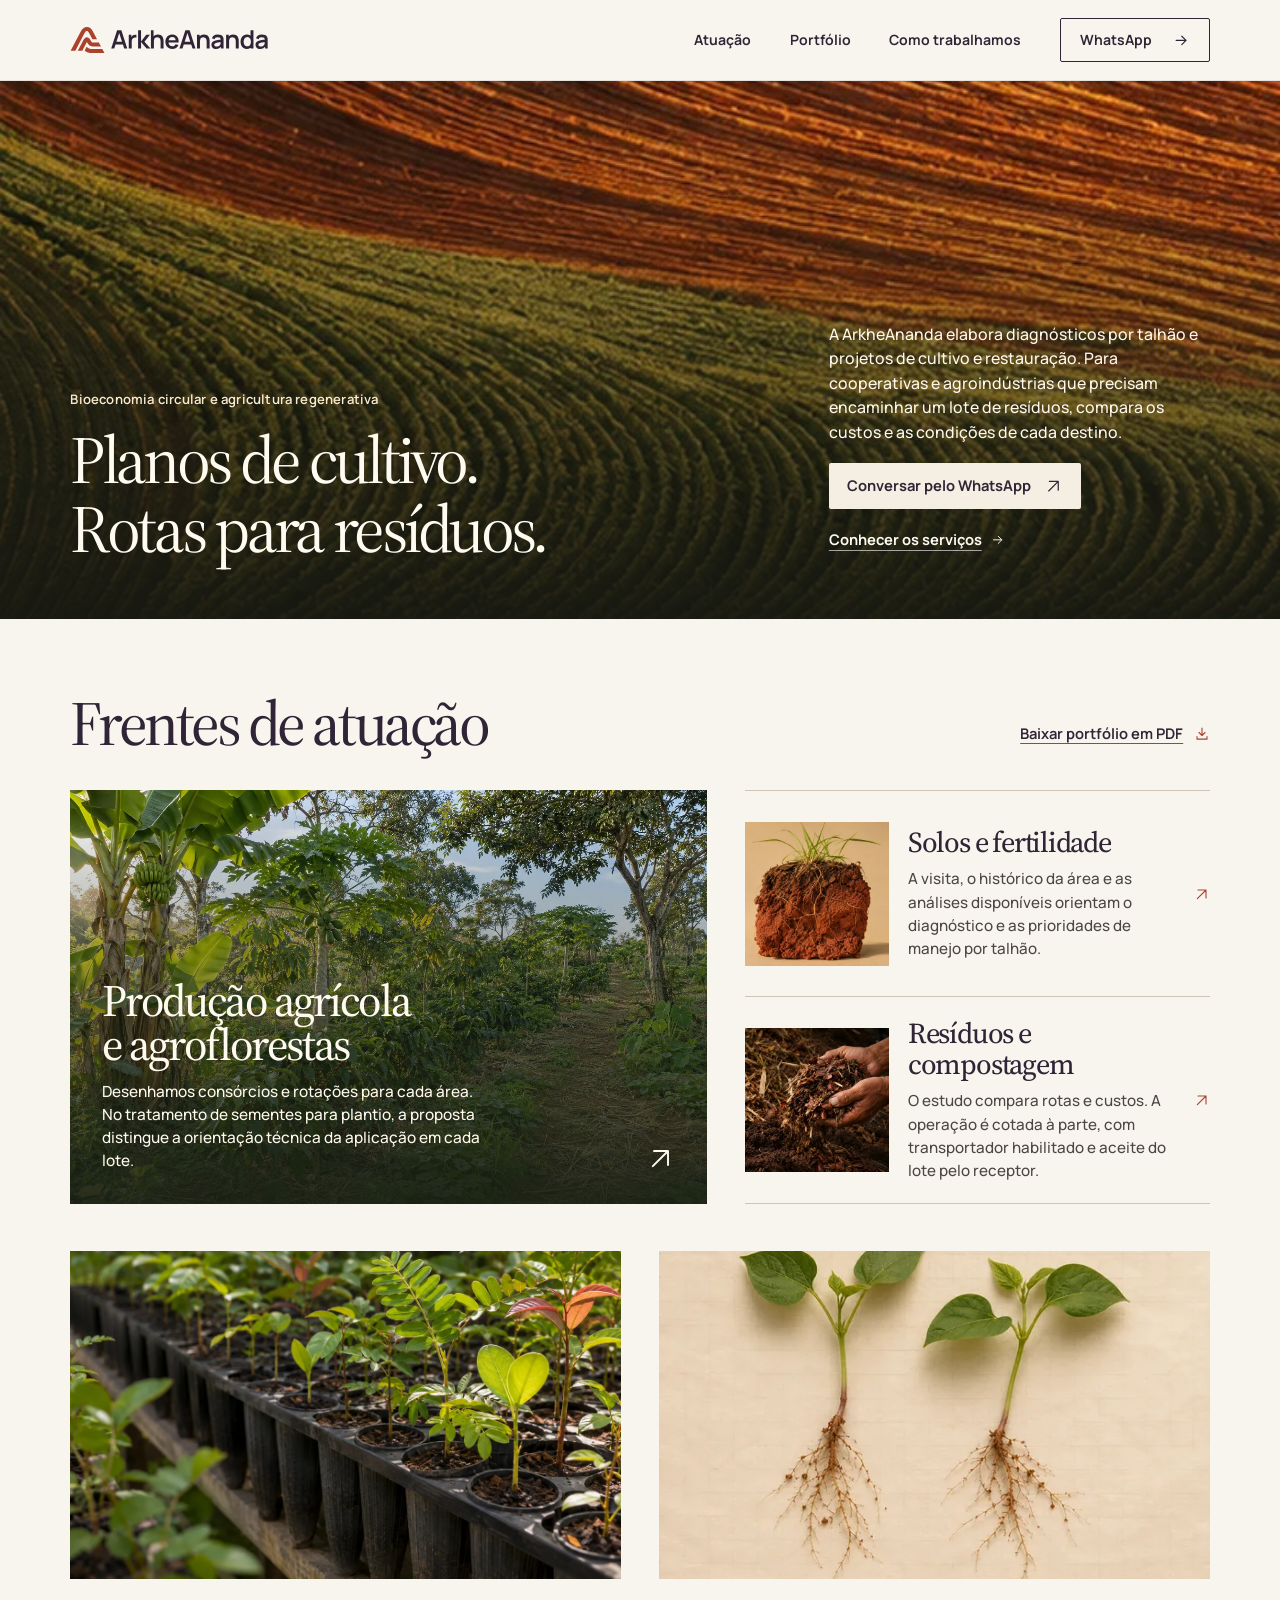
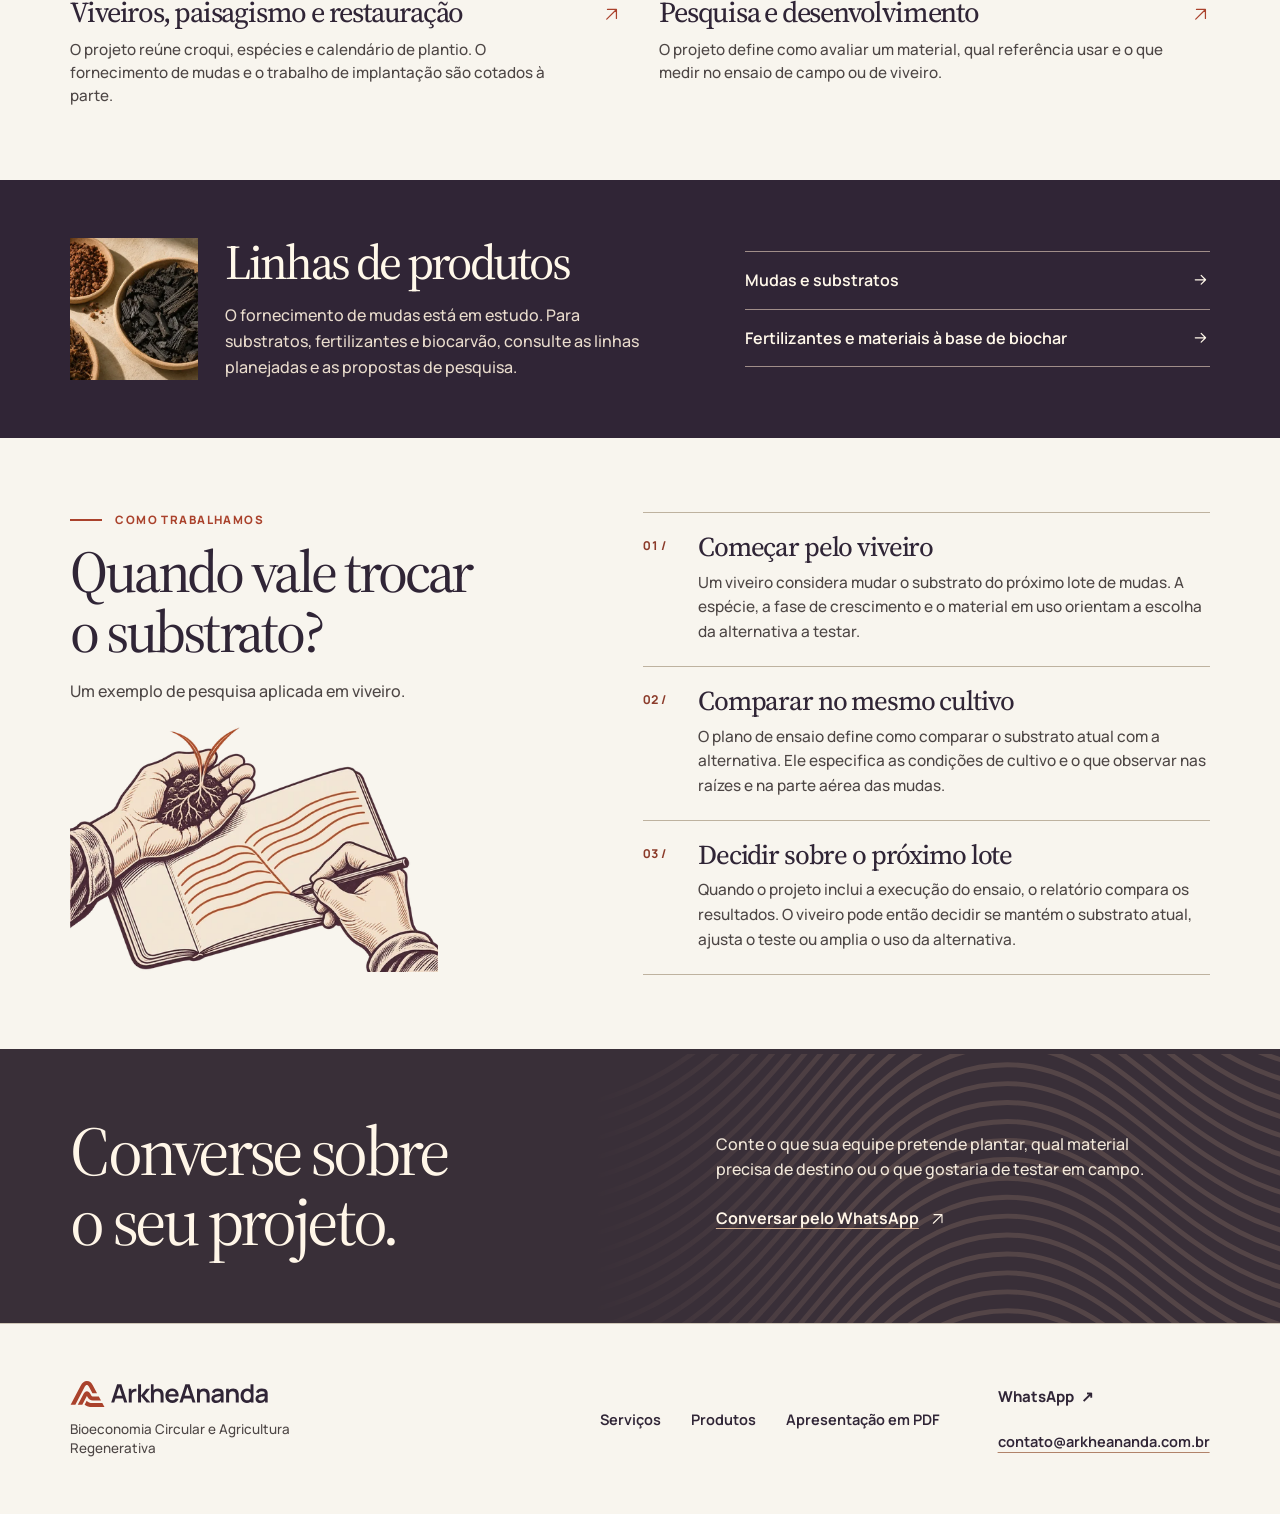
<file: index.html>
<!doctype html>
<html lang="pt-BR">
<head>
  <meta charset="utf-8">
  <meta name="viewport" content="width=device-width, initial-scale=1">
  <meta name="theme-color" content="#f8f5ee">
  <title>ArkheAnanda | Bioeconomia Circular e Agricultura Regenerativa</title>
  <meta name="description" content="Projetos de plantio e restauração, planos de manejo por talhão e estudos que comparam rotas e custos para a destinação de resíduos.">
  <link rel="canonical" href="https://arkheananda.com.br/">
  <meta property="og:type" content="website">
  <meta property="og:locale" content="pt_BR">
  <meta property="og:site_name" content="ArkheAnanda">
  <meta property="og:title" content="ArkheAnanda | Bioeconomia Circular e Agricultura Regenerativa">
  <meta property="og:description" content="Conheça os serviços da ArkheAnanda, do diagnóstico de solo e do projeto de plantio ao estudo de rotas para resíduos.">
  <meta property="og:url" content="https://arkheananda.com.br/">
  <meta property="og:image" content="https://arkheananda.com.br/assets/arkheananda-compartilhar.jpg">
  <meta property="og:image:width" content="1200">
  <meta property="og:image:height" content="630">
  <meta property="og:image:alt" content="ArkheAnanda. Bioeconomia circular. Agricultura regenerativa. Cultivo em curvas de nível.">
  <meta name="twitter:card" content="summary_large_image">
  <link rel="icon" type="image/svg+xml" href="assets/simbolo.svg">
  <link rel="preload" href="assets/fontes/source-serif-4.woff" as="font" type="font/woff" crossorigin>
  <link rel="stylesheet" href="estilo.css">
  <link rel="stylesheet" href="inicio.css">
  <script src="navegacao.js" defer></script>
</head>
<body id="inicio">
  <a class="pular" href="#principal">Pular para o conteúdo</a>
  <svg xmlns="http://www.w3.org/2000/svg" class="icones" aria-hidden="true" focusable="false">
    <symbol id="seta" viewBox="0 0 24 24"><path d="M4.5 12h14m-6-6 6 6-6 6"/></symbol>
    <symbol id="seta-diagonal" viewBox="0 0 24 24"><path d="M5 19 18 6M6 6h12v12"/></symbol>
    <symbol id="download" viewBox="0 0 24 24"><path d="M12 3.5v11m-4.5-4.5 4.5 4.5 4.5-4.5M4.5 16v4h15v-4"/></symbol>
  </svg>
  <header class="cabecalho">
    <div class="limite barra">
      <a class="marca" href="#inicio" aria-label="ArkheAnanda, página inicial">
        <img src="assets/marca.svg" width="597" height="85" alt="ArkheAnanda">
      </a>
      <button type="button" class="abrir-menu" aria-controls="navegacao" aria-expanded="false" hidden>
        <span>Menu</span><span class="tracos" aria-hidden="true"></span>
      </button>
      <nav id="navegacao" class="navegacao" aria-label="Navegação principal">
        <a href="#atuacao">Atuação</a>
        <a href="portfolio.html">Portfólio</a>
        <a href="#metodo">Como trabalhamos</a>
        <a class="contato-nav" href="https://wa.me/556296950868?text=Ol%C3%A1%21%20Conheci%20a%20ArkheAnanda%20pelo%20site%20e%20gostaria%20de%20conversar%20sobre%20um%20projeto." aria-label="Conversar pelo WhatsApp">WhatsApp <svg class="icone" aria-hidden="true"><use href="#seta"/></svg></a>
      </nav>
    </div>
  </header>
  <main id="principal" tabindex="-1">
    <section class="capa" aria-labelledby="titulo">
      <picture class="capa-imagem">
        <source media="(max-width: 600px)" srcset="assets/curvas-de-nivel-vertical.webp">
        <img src="assets/curvas-de-nivel.webp" srcset="assets/curvas-de-nivel-900.webp 900w, assets/curvas-de-nivel.webp 1920w" sizes="100vw" width="1920" height="768" fetchpriority="high" alt="">
      </picture>
      <div class="limite capa-conteudo">
        <div class="assinatura-capa"><p class="area-da-marca">Bioeconomia circular e agricultura regenerativa</p><h1 id="titulo">Planos de cultivo.<br>Rotas para resíduos.</h1></div>
        <div class="capa-apresentacao">
          <p class="abertura">A ArkheAnanda elabora diagnósticos por talhão e projetos de cultivo e restauração. Para cooperativas e agroindústrias que precisam encaminhar um lote de resíduos, compara os custos e as condições de cada destino.</p>
          <div class="acoes">
            <a class="botao" href="https://wa.me/556296950868?text=Ol%C3%A1%21%20Conheci%20a%20ArkheAnanda%20pelo%20site%20e%20gostaria%20de%20conversar%20sobre%20um%20projeto.">Conversar pelo WhatsApp <svg class="icone" aria-hidden="true"><use href="#seta-diagonal"/></svg></a>
            <a class="link-capa" href="portfolio.html#indice">Conhecer os serviços <svg class="icone" aria-hidden="true"><use href="#seta"/></svg></a>
          </div>
        </div>
      </div>
    </section>
    <section id="atuacao" class="atuacao secao" aria-labelledby="titulo-atuacao">
      <div class="limite">
        <header class="abertura-atuacao">
          <h2 id="titulo-atuacao">Frentes de atuação</h2>
          <a class="download-servicos" href="portfolio-arkheananda.pdf" download>Baixar portfólio em PDF <svg class="icone" aria-hidden="true"><use href="#download"/></svg></a>
        </header>
        <div class="panorama">
          <a class="frente-campo" href="portfolio.html#producao" aria-labelledby="frente-producao">
            <img src="assets/agrofloresta.webp" srcset="assets/agrofloresta-600.webp 600w, assets/agrofloresta.webp 1200w" sizes="(max-width: 760px) 90vw, (min-width: 1560px) 750px, 52vw" loading="lazy" decoding="async" width="1200" height="800" alt="Cultivos de diferentes portes entre fileiras de árvores.">
            <div class="chamada-campo">
              <h3 id="frente-producao">Produção agrícola<br>e agroflorestas</h3>
              <p>Desenhamos consórcios e rotações para cada área. No tratamento de sementes para plantio, a proposta distingue a orientação técnica da aplicação em cada lote.</p>
            </div>
            <svg class="icone" aria-hidden="true"><use href="#seta-diagonal"/></svg>
          </a>
          <div class="frentes-materiais">
            <a class="frente-amostra" href="portfolio.html#solos" aria-labelledby="frente-solos">
              <img src="assets/perfil-de-solo-600.webp" width="600" height="400" loading="lazy" decoding="async" alt="Torrão de solo avermelhado com raízes visíveis.">
              <div><h3 id="frente-solos">Solos e fertilidade</h3><p>A visita, o histórico da área e as análises disponíveis orientam o diagnóstico e as prioridades de manejo por talhão.</p></div>
              <svg class="icone" aria-hidden="true"><use href="#seta-diagonal"/></svg>
            </a>
            <a class="frente-amostra" href="portfolio.html#residuos" aria-labelledby="frente-residuos">
              <img src="assets/biomassa-600.webp" width="600" height="400" loading="lazy" decoding="async" alt="Mãos examinando a mistura de palha e matéria orgânica.">
              <div><h3 id="frente-residuos">Resíduos e compostagem</h3><p>O estudo compara rotas e custos. A operação é cotada à parte, com transportador habilitado e aceite do lote pelo receptor.</p></div>
              <svg class="icone" aria-hidden="true"><use href="#seta-diagonal"/></svg>
            </a>
          </div>
        </div>
        <div class="dupla-frentes">
          <a class="frente-foto" href="portfolio.html#paisagens" aria-labelledby="frente-paisagens">
            <img src="assets/viveiro.webp" srcset="assets/viveiro-600.webp 600w, assets/viveiro.webp 1200w" sizes="(max-width: 760px) 90vw, (min-width: 1560px) 770px, 52vw" width="1200" height="800" loading="lazy" decoding="async" alt="Fileiras de mudas em recipientes individuais no viveiro.">
            <div class="texto-frente"><h3 id="frente-paisagens">Viveiros, paisagismo e restauração</h3><p>O projeto reúne croqui, espécies e calendário de plantio. O fornecimento de mudas e o trabalho de implantação são cotados à parte.</p></div>
            <svg class="icone" aria-hidden="true"><use href="#seta-diagonal"/></svg>
          </a>
          <a class="frente-foto" href="portfolio.html#pesquisa" aria-labelledby="frente-pesquisa">
            <img src="assets/ensaio.webp" srcset="assets/ensaio-600.webp 600w, assets/ensaio.webp 1200w" sizes="(max-width: 760px) 90vw, (min-width: 1560px) 545px, 38vw" width="1200" height="800" loading="lazy" decoding="async" alt="Duas plantas jovens lado a lado sobre papel quadriculado, com folhas e raízes visíveis.">
            <div class="texto-frente"><h3 id="frente-pesquisa">Pesquisa e desenvolvimento</h3><p>O projeto define como avaliar um material, qual referência usar e o que medir no ensaio de campo ou de viveiro.</p></div>
            <svg class="icone" aria-hidden="true"><use href="#seta-diagonal"/></svg>
          </a>
        </div>
      </div>
    </section>
    <section id="produtos" class="catalogo-inicio" aria-labelledby="titulo-produtos">
      <div class="limite faixa-catalogo">
        <div class="abertura-catalogo">
          <img src="assets/materiais-600.webp" width="600" height="400" loading="lazy" decoding="async" alt="Recipientes com fibras vegetais, grânulos e fragmentos de biocarvão.">
          <div><h2 id="titulo-produtos">Linhas de produtos</h2><p>O fornecimento de mudas está em estudo. Para substratos, fertilizantes e biocarvão, consulte as linhas planejadas e as propostas de pesquisa.</p></div>
        </div>
        <div class="links-catalogo">
          <a href="portfolio.html#produtos">Mudas e substratos <svg class="icone" aria-hidden="true"><use href="#seta"/></svg></a>
          <a href="portfolio.html#insumos">Fertilizantes e materiais à base de biochar <svg class="icone" aria-hidden="true"><use href="#seta"/></svg></a>
        </div>
      </div>
    </section>
    <section id="metodo" class="metodo secao" aria-labelledby="titulo-metodo">
      <div class="limite grade-metodo">
        <div class="metodo-titulo">
          <p class="rubrica">Como trabalhamos</p>
          <h2 id="titulo-metodo">Quando vale trocar<br>o substrato?</h2><p class="contexto-metodo">Um exemplo de pesquisa aplicada em viveiro.</p>
          <img class="metodo-caderno" src="assets/campo-e-caderno.webp" srcset="assets/campo-e-caderno-540.webp 540w, assets/campo-e-caderno.webp 1080w" sizes="(max-width: 760px) min(74vw, 290px), min(29vw, 380px)" width="1080" height="720" loading="lazy" decoding="async" alt="Uma mão segura um torrão com raízes. Outra desenha curvas no caderno de campo.">
        </div>
        <ol class="etapas">
          <li><h3>Começar pelo viveiro</h3><p>Um viveiro considera mudar o substrato do próximo lote de mudas. A espécie, a fase de crescimento e o material em uso orientam a escolha da alternativa a testar.</p></li>
          <li><h3>Comparar no mesmo cultivo</h3><p>O plano de ensaio define como comparar o substrato atual com a alternativa. Ele especifica as condições de cultivo e o que observar nas raízes e na parte aérea das mudas.</p></li>
          <li><h3>Decidir sobre o próximo lote</h3><p>Quando o projeto inclui a execução do ensaio, o relatório compara os resultados. O viveiro pode então decidir se mantém o substrato atual, ajusta o teste ou amplia o uso da alternativa.</p></li>
        </ol>
      </div>
    </section>
    <section id="contato" class="contato" aria-labelledby="titulo-contato">
      <span id="pesquisa" class="ancora-legada" aria-hidden="true"></span>
      <div class="limite convite-campo">
        <h2 id="titulo-contato">Converse sobre<br>o seu projeto.</h2>
        <div><p>Conte o que sua equipe pretende plantar, qual material precisa de destino ou o que gostaria de testar em campo.</p>
          <a class="convite-whatsapp" href="https://wa.me/556296950868?text=Ol%C3%A1%21%20Conheci%20a%20ArkheAnanda%20pelo%20site%20e%20gostaria%20de%20conversar%20sobre%20um%20projeto.">Conversar pelo WhatsApp <svg class="icone" aria-hidden="true"><use href="#seta-diagonal"/></svg></a>
        </div>
      </div>
    </section>
  </main>
  <footer class="rodape-institucional" id="rodape">
    <div class="limite rodape-institucional-grade">
      <a class="assinatura-rodape" href="#inicio" aria-label="ArkheAnanda, início"><img src="assets/marca.svg" width="597" height="85" alt="ArkheAnanda"><span>Bioeconomia Circular e Agricultura Regenerativa</span></a>
      <nav class="links-rodape" aria-label="Navegação do rodapé"><a href="portfolio.html#indice">Serviços</a><a href="portfolio.html#produtos">Produtos</a><a href="apresentacao-arkheananda.pdf" download>Apresentação em PDF</a></nav>
      <div class="canais-rodape">
        <a class="whatsapp-rodape" href="https://wa.me/556296950868?text=Ol%C3%A1%21%20Conheci%20a%20ArkheAnanda%20pelo%20site%20e%20gostaria%20de%20conversar%20sobre%20um%20projeto.">WhatsApp <span aria-hidden="true">↗</span></a>
        <a class="canal-rodape" href="mailto:contato@arkheananda.com.br">contato@arkheananda.com.br</a>
      </div>
    </div>
  </footer>
</body>
</html>
</file>
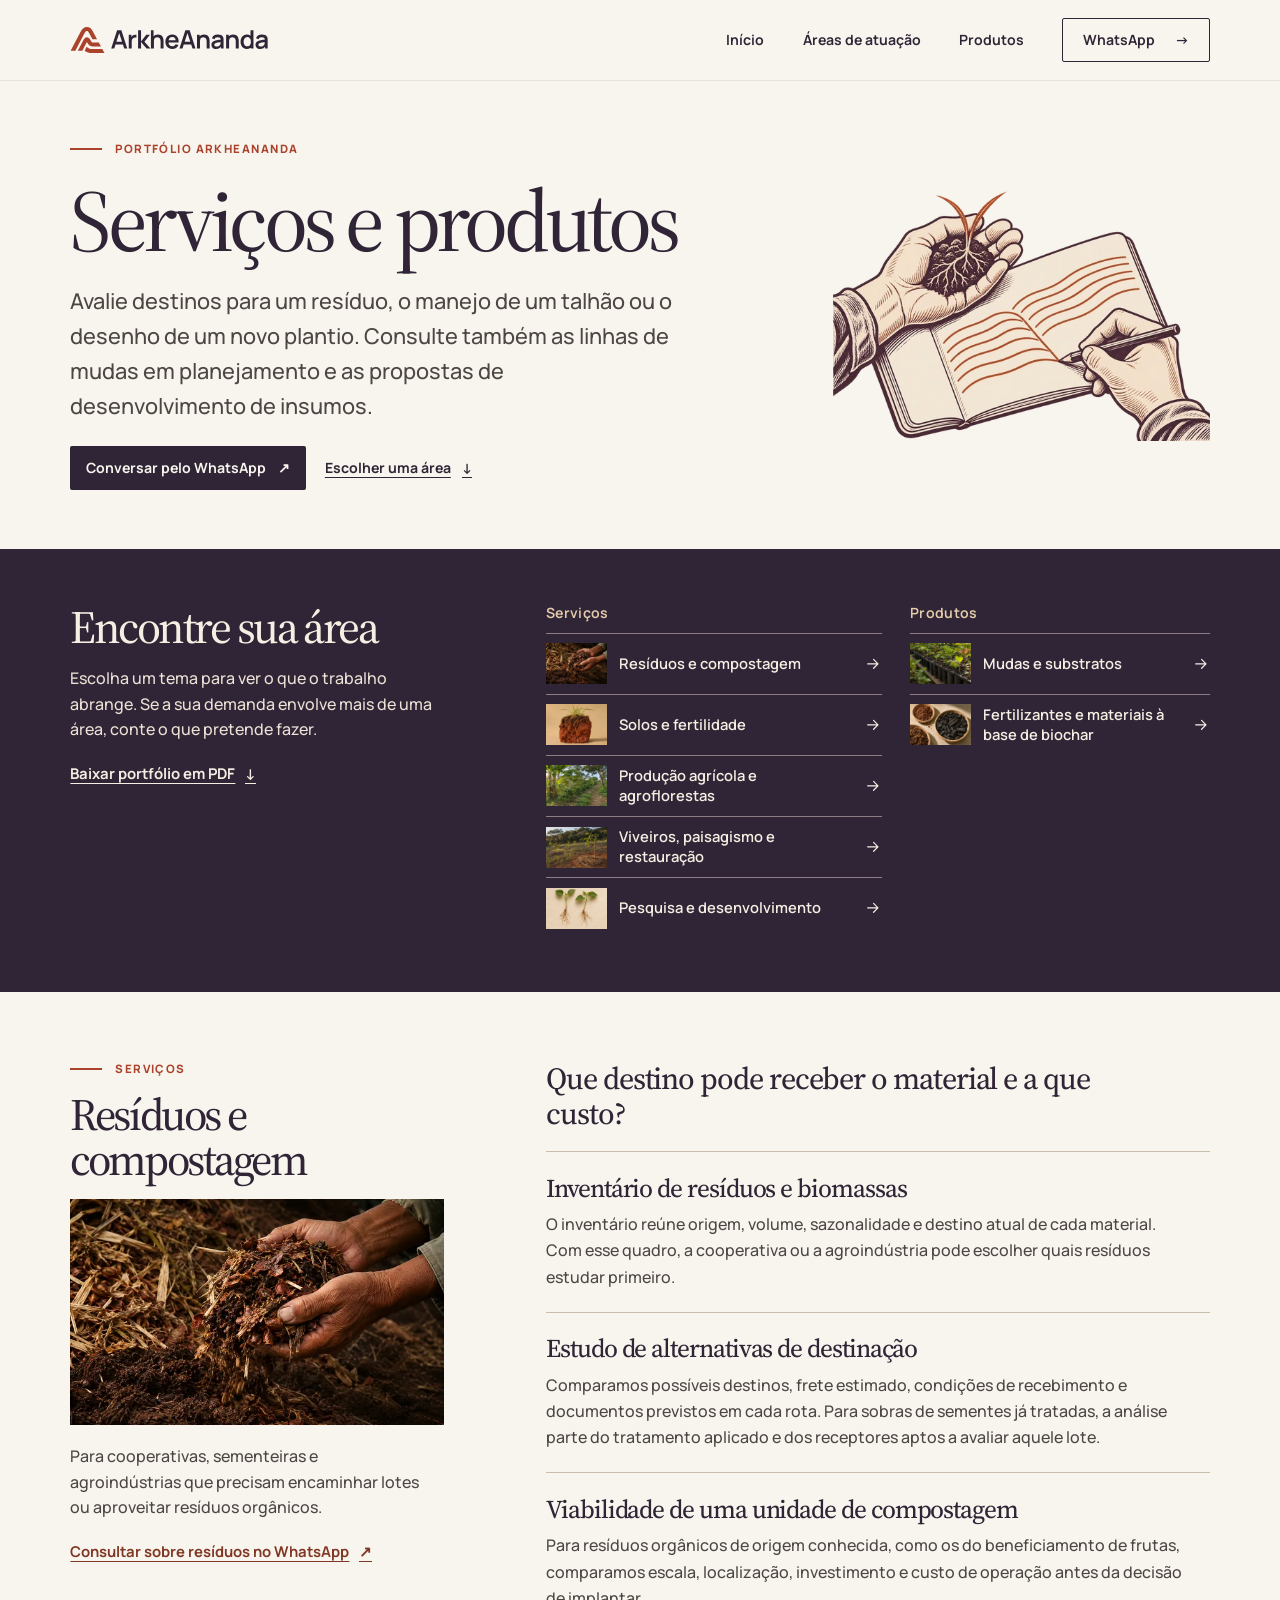
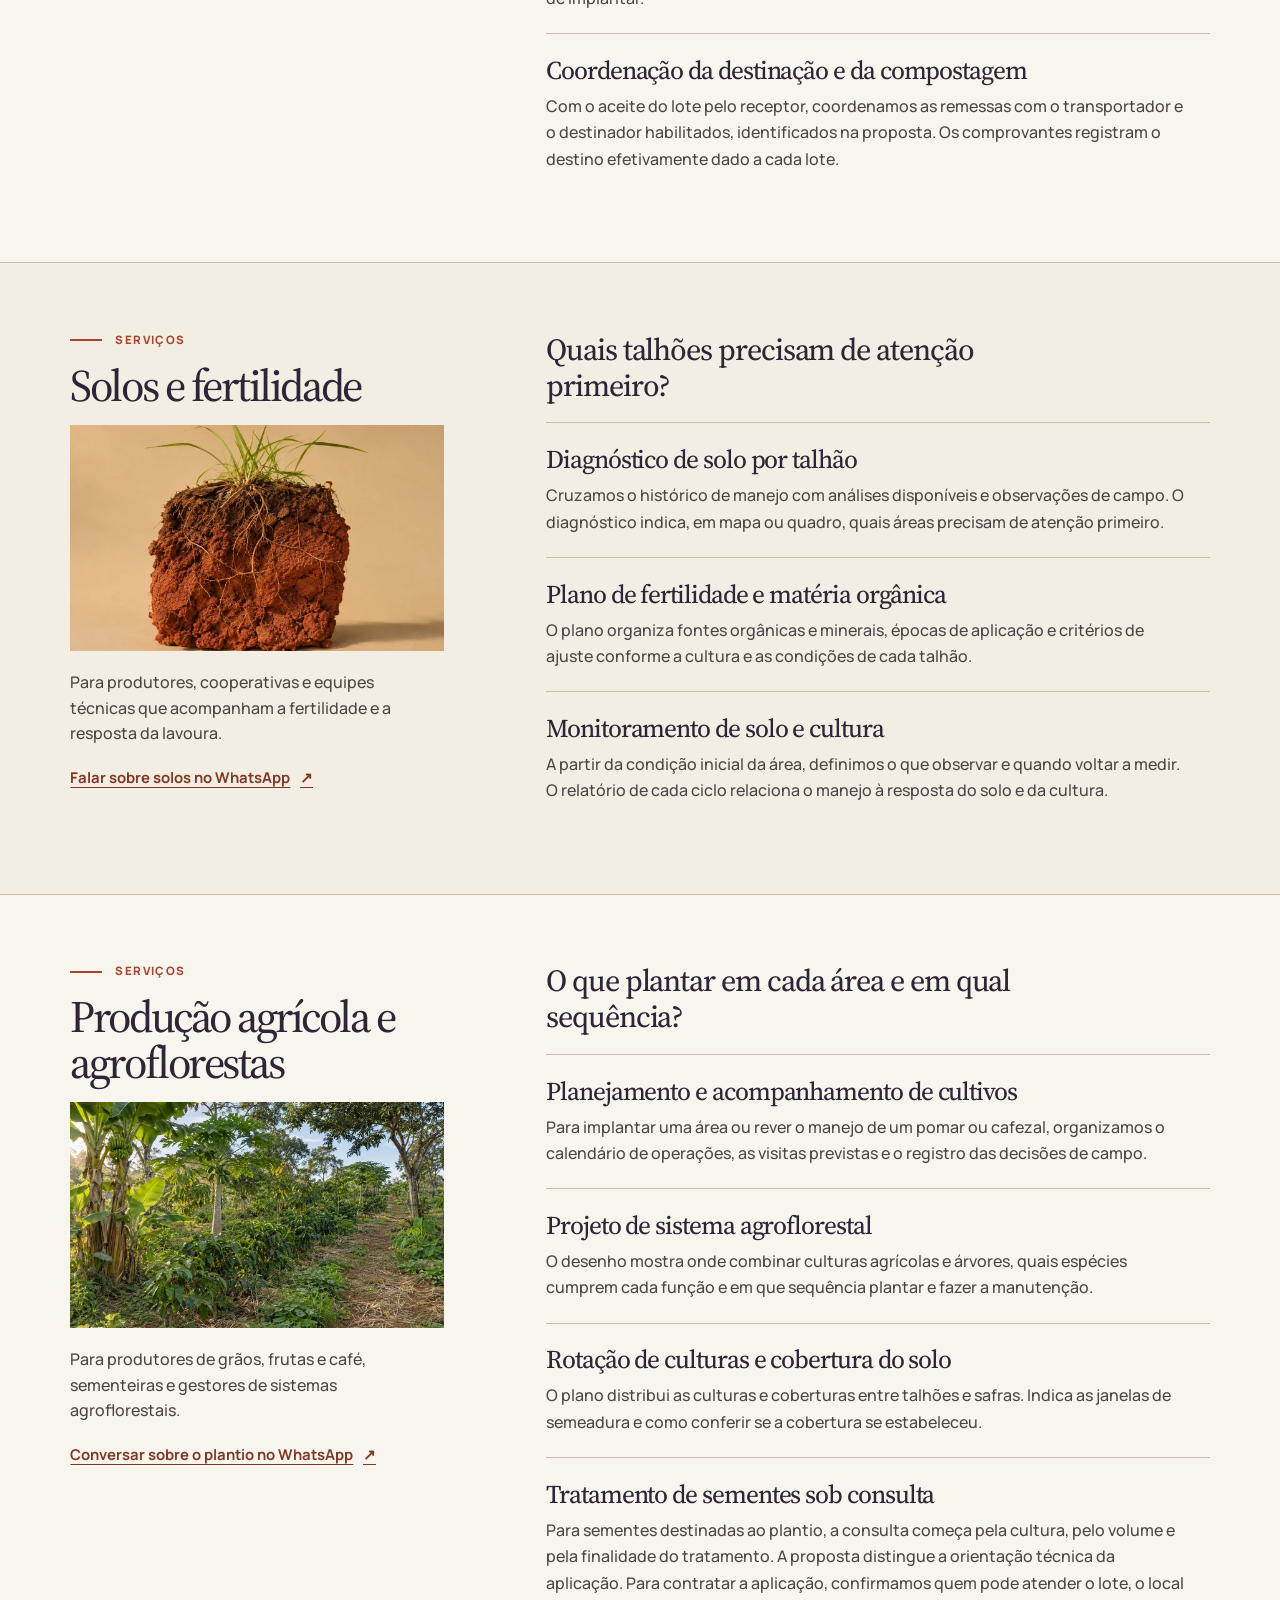
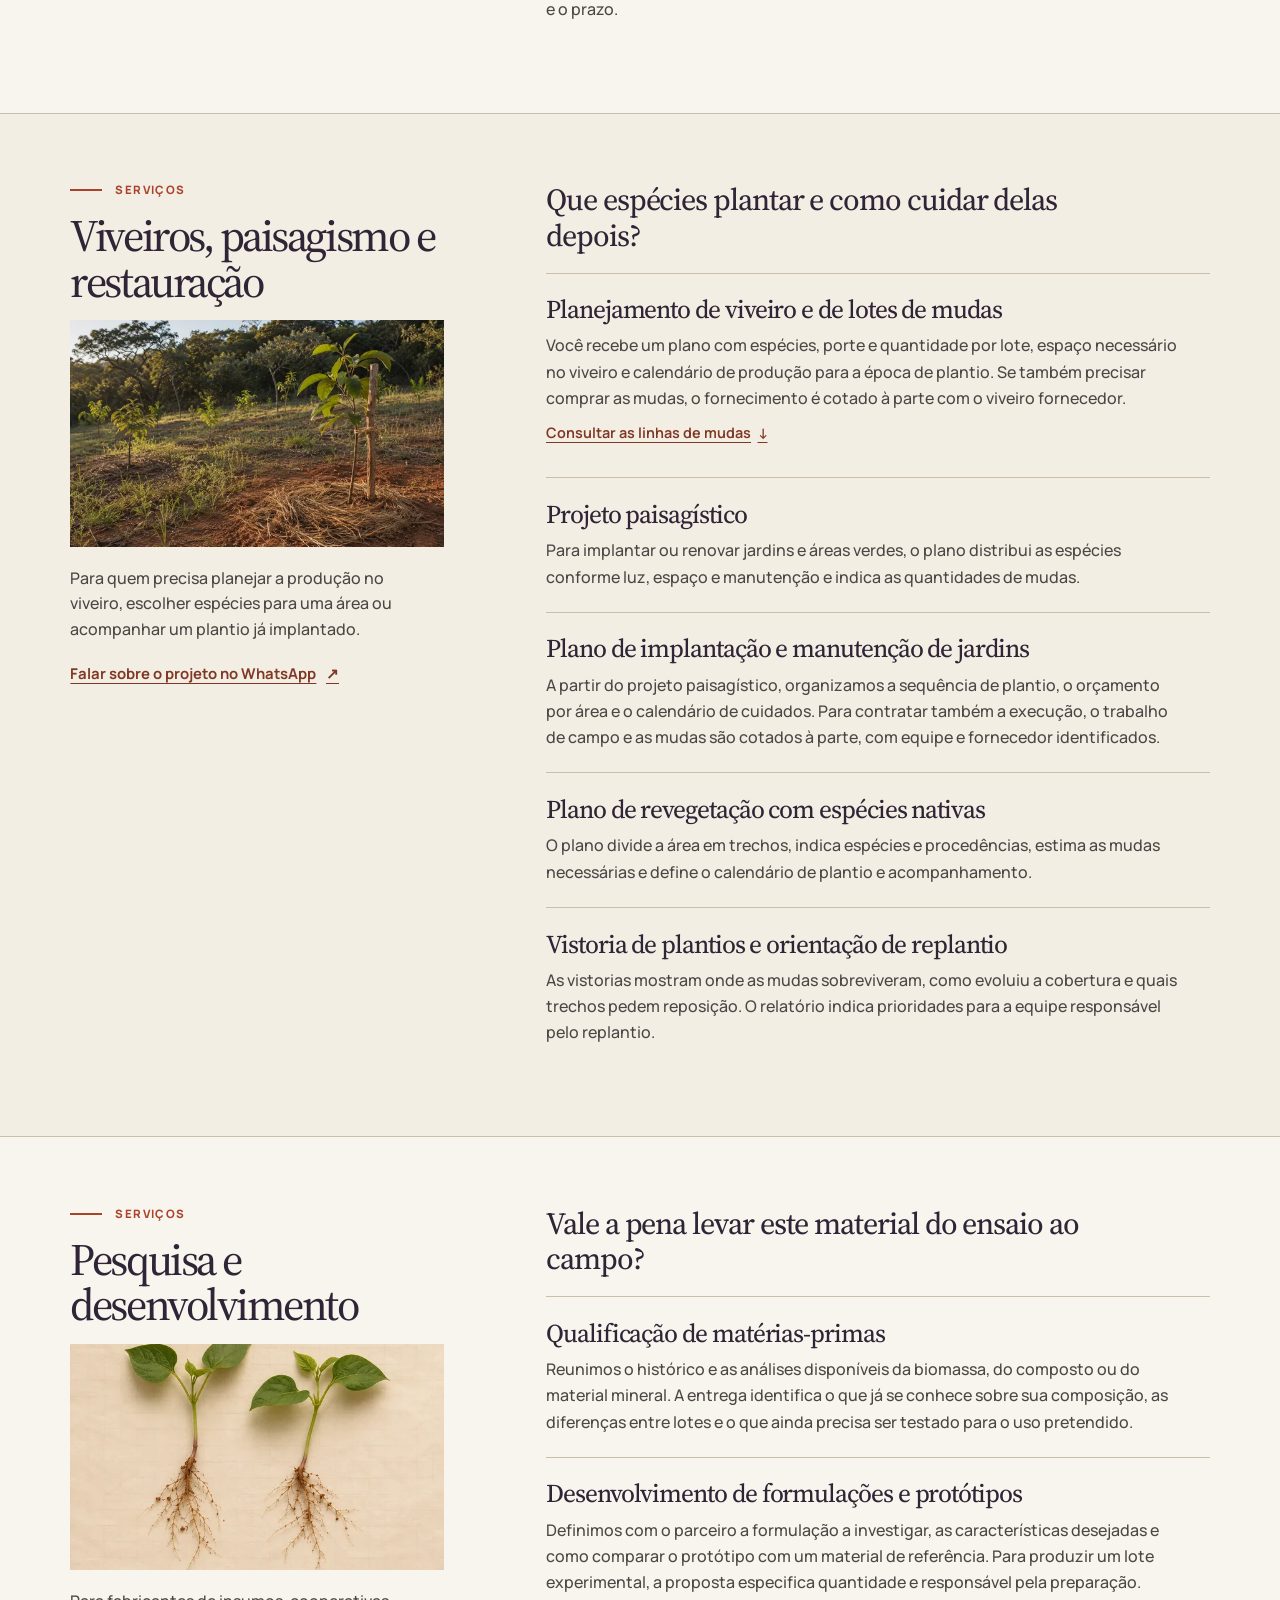
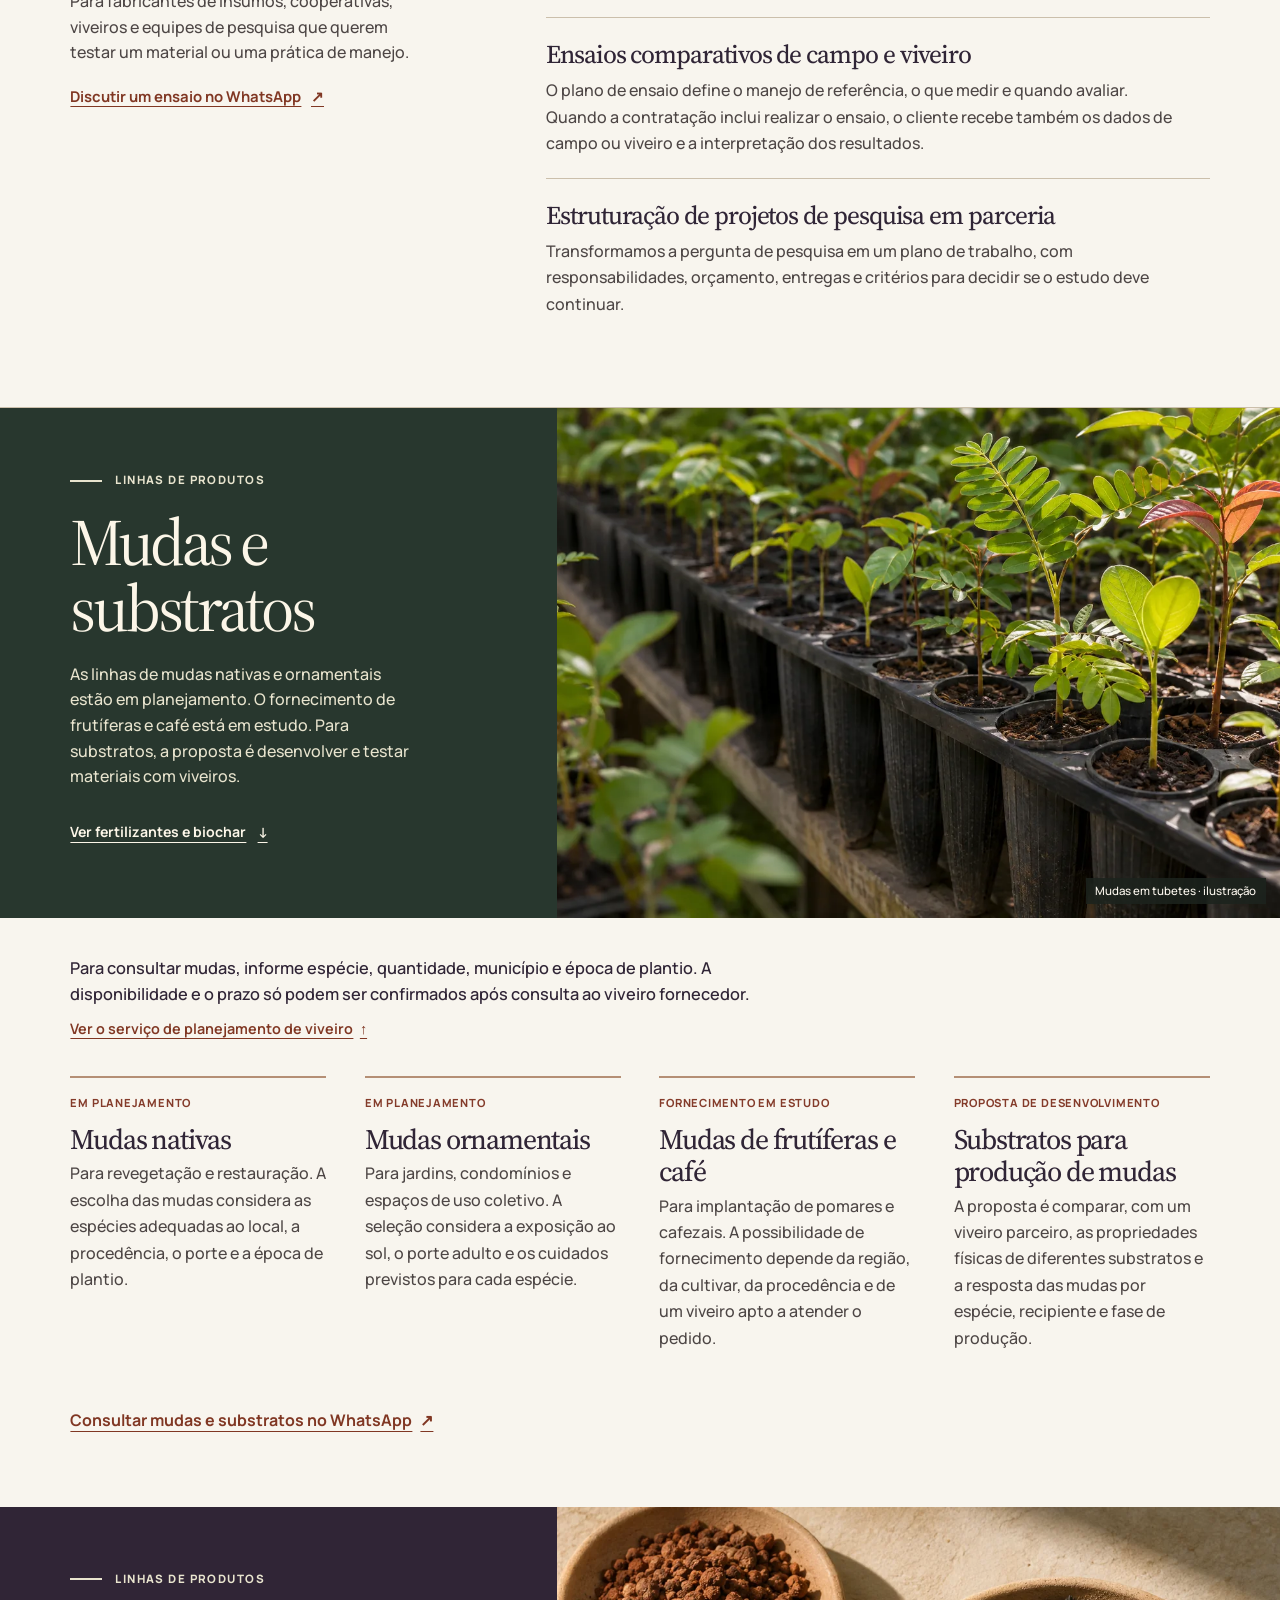
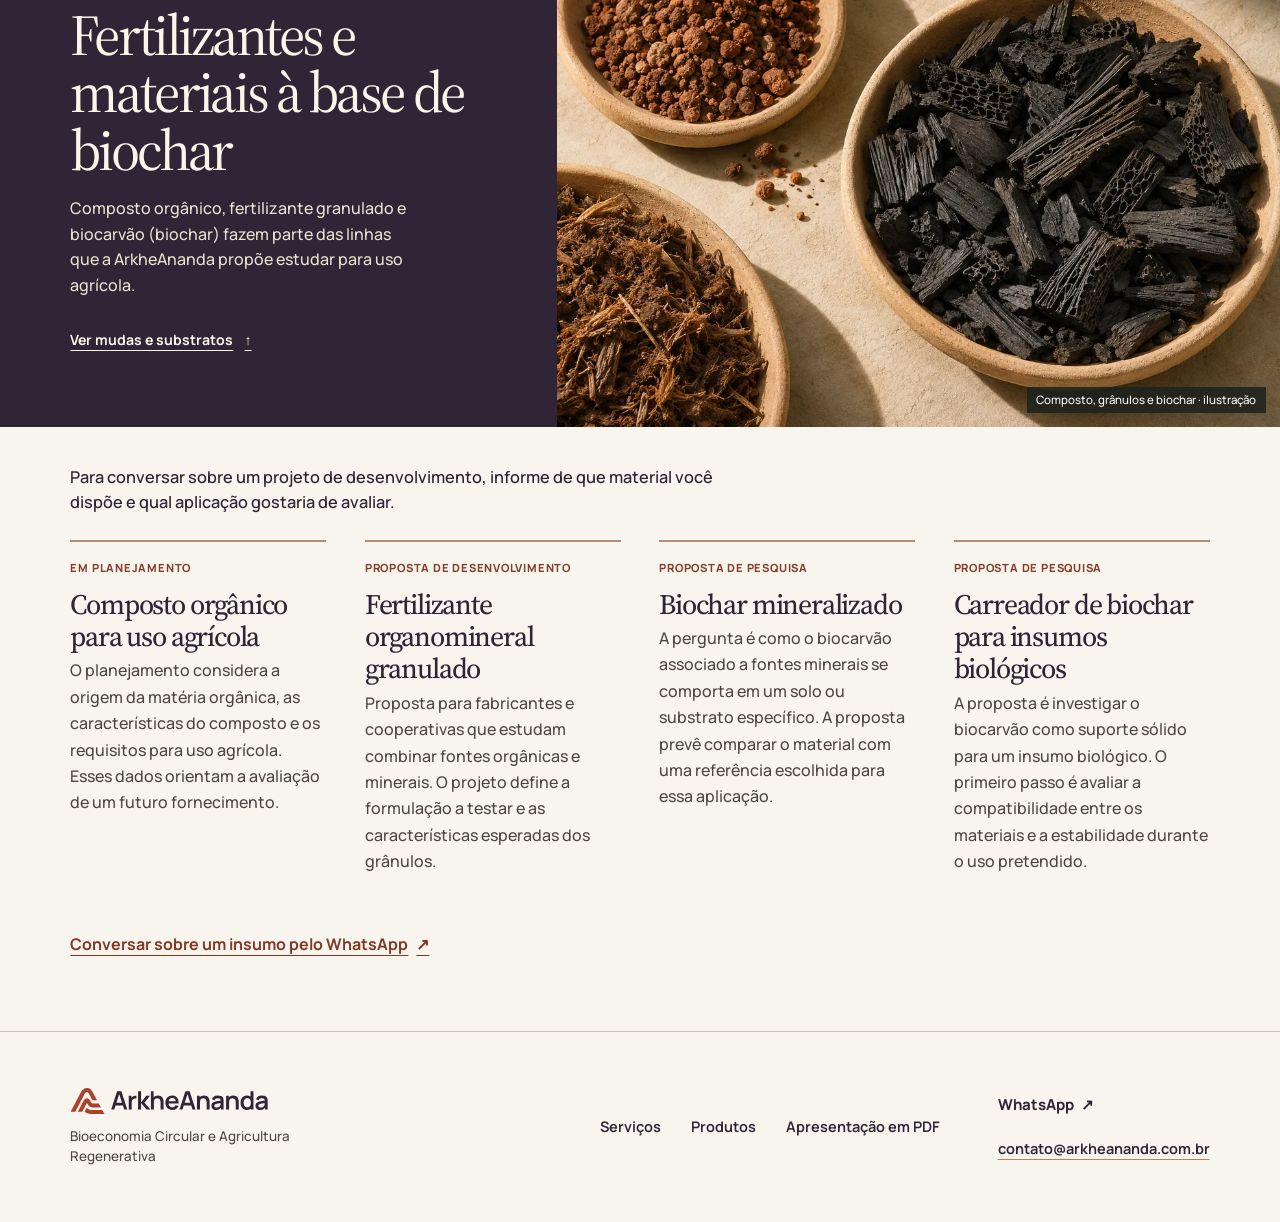
<file: portfolio.html>
<!doctype html>
<html lang="pt-BR">
<head>
  <meta charset="utf-8">
  <meta name="viewport" content="width=device-width, initial-scale=1">
  <meta name="theme-color" content="#f8f5ee">
  <title>Portfólio de serviços e produtos | ArkheAnanda</title>
  <meta name="description" content="Conheça estudos de destinação de resíduos, planos de manejo do solo e de plantio, além das linhas de mudas e insumos em estudo.">
  <link rel="canonical" href="https://arkheananda.com.br/portfolio.html">
  <meta property="og:type" content="website">
  <meta property="og:locale" content="pt_BR">
  <meta property="og:site_name" content="ArkheAnanda">
  <meta property="og:title" content="Portfólio de serviços e produtos | ArkheAnanda">
  <meta property="og:description" content="Serviços para o campo, a agroindústria e os viveiros. Consulte também as linhas de mudas e os insumos propostos para desenvolvimento.">
  <meta property="og:url" content="https://arkheananda.com.br/portfolio.html">
  <meta property="og:image" content="https://arkheananda.com.br/assets/arkheananda-compartilhar.jpg">
  <meta property="og:image:width" content="1200">
  <meta property="og:image:height" content="630">
  <meta property="og:image:alt" content="ArkheAnanda. Bioeconomia circular. Agricultura regenerativa. Cultivo em curvas de nível.">
  <meta name="twitter:card" content="summary_large_image">
  <link rel="icon" href="assets/simbolo.svg" type="image/svg+xml">
  <link rel="preload" href="assets/fontes/source-serif-4.woff" as="font" type="font/woff" crossorigin>
  <link rel="stylesheet" href="estilo.css">
  <link rel="stylesheet" href="portfolio.css">
  <script src="navegacao.js" defer></script>
</head>
<body class="catalogo">
  <a class="pular" href="#principal">Pular para o conteúdo</a>
  <header class="cabecalho">
    <div class="limite barra">
      <a class="marca" href="./" aria-label="Página inicial da ArkheAnanda"><img src="assets/marca.svg" width="597" height="85" alt="ArkheAnanda"></a>
      <button type="button" class="abrir-menu" aria-controls="navegacao" aria-expanded="false" hidden>
        <span>Menu</span><span class="tracos" aria-hidden="true"></span>
      </button>
      <nav id="navegacao" class="navegacao" aria-label="Navegação do portfólio">
        <a href="./">Início</a>
        <a href="#indice">Áreas de atuação</a>
        <a href="#produtos">Produtos</a>
        <a class="contato-nav" href="https://wa.me/556296950868?text=Ol%C3%A1%21%20Conheci%20a%20ArkheAnanda%20pelo%20site%20e%20gostaria%20de%20conversar%20sobre%20um%20projeto." aria-label="Conversar pelo WhatsApp">WhatsApp <span aria-hidden="true">→</span></a>
      </nav>
    </div>
  </header>
  <main id="principal" tabindex="-1">
    <div class="folha-capa">
      <div class="limite cabeca-catalogo">
        <div>
          <p class="rubrica">Portfólio ArkheAnanda</p>
          <h1>Serviços e produtos</h1>
          <p class="lead-catalogo">Avalie destinos para um resíduo, o manejo de um talhão ou o desenho de um novo plantio. Consulte também as linhas de mudas em planejamento e as propostas de desenvolvimento de insumos.</p>
          <nav class="escolha-catalogo" aria-label="Ir direto para">
            <a href="https://wa.me/556296950868?text=Ol%C3%A1%21%20Vi%20o%20portf%C3%B3lio%20da%20ArkheAnanda%20e%20gostaria%20de%20conversar%20sobre%20um%20projeto.">Conversar pelo WhatsApp <span aria-hidden="true">↗</span></a>
            <a href="#indice">Escolher uma área <span aria-hidden="true">↓</span></a>
          </nav>
        </div>
        <img class="capa-caderno" src="assets/campo-e-caderno.webp"
             srcset="assets/campo-e-caderno-540.webp 540w, assets/campo-e-caderno.webp 1080w"
             sizes="(max-width: 720px) min(78vw, 320px), min(34vw, 420px)"
             width="1080" height="720" alt="Uma mão examina um torrão com raízes enquanto a outra traça as curvas de um talhão no caderno de campo.">
      </div>
      <div class="sumario" id="indice">
        <div class="limite sumario-grade">
          <div class="sumario-intro">
            <h2>Encontre sua área</h2>
            <p>Escolha um tema para ver o que o trabalho abrange. Se a sua demanda envolve mais de uma área, conte o que pretende fazer.</p>
            <a class="falar" href="portfolio-arkheananda.pdf" download>Baixar portfólio em PDF <span aria-hidden="true">↓</span></a>
          </div>
          <nav class="indice-areas" aria-label="Áreas do portfólio">
            <div class="grupo-indice"><h3>Serviços</h3>
            <a href="#residuos"><img class="foto-indice" src="assets/biomassa-600.webp" width="90" height="60" alt="" loading="lazy" decoding="async"><span>Resíduos e compostagem</span><svg class="icone" viewBox="0 0 24 24" aria-hidden="true"><path d="M5 12h14m-6-6 6 6-6 6"/></svg></a>
            <a href="#solos"><img class="foto-indice" src="assets/perfil-de-solo-600.webp" width="90" height="60" alt="" loading="lazy" decoding="async"><span>Solos e fertilidade</span><svg class="icone" viewBox="0 0 24 24" aria-hidden="true"><path d="M5 12h14m-6-6 6 6-6 6"/></svg></a>
            <a href="#producao"><img class="foto-indice" src="assets/agrofloresta-600.webp" width="90" height="60" alt="" loading="lazy" decoding="async"><span>Produção agrícola e agroflorestas</span><svg class="icone" viewBox="0 0 24 24" aria-hidden="true"><path d="M5 12h14m-6-6 6 6-6 6"/></svg></a>
            <a href="#paisagens"><img class="foto-indice" src="assets/restauracao-600.webp" width="90" height="60" alt="" loading="lazy" decoding="async"><span>Viveiros, paisagismo e restauração</span><svg class="icone" viewBox="0 0 24 24" aria-hidden="true"><path d="M5 12h14m-6-6 6 6-6 6"/></svg></a>
            <a href="#pesquisa"><img class="foto-indice" src="assets/ensaio-600.webp" width="90" height="60" alt="" loading="lazy" decoding="async"><span>Pesquisa e desenvolvimento</span><svg class="icone" viewBox="0 0 24 24" aria-hidden="true"><path d="M5 12h14m-6-6 6 6-6 6"/></svg></a>
            </div>
            <div class="grupo-indice"><h3>Produtos</h3>
            <a href="#produtos"><img class="foto-indice" src="assets/viveiro-600.webp" width="90" height="60" alt="" loading="lazy" decoding="async"><span>Mudas e substratos</span><svg class="icone" viewBox="0 0 24 24" aria-hidden="true"><path d="M5 12h14m-6-6 6 6-6 6"/></svg></a>
            <a href="#insumos"><img class="foto-indice" src="assets/materiais-600.webp" width="90" height="60" alt="" loading="lazy" decoding="async"><span>Fertilizantes e materiais à base de biochar</span><svg class="icone" viewBox="0 0 24 24" aria-hidden="true"><path d="M5 12h14m-6-6 6 6-6 6"/></svg></a>
            </div>
          </nav>
        </div>
      </div>
      <p class="dados-impressos"><a href="https://arkheananda.com.br/">arkheananda.com.br</a><br>WhatsApp · <a href="https://wa.me/556296950868">wa.me/556296950868</a><br><a href="mailto:contato@arkheananda.com.br">contato@arkheananda.com.br</a></p>
    </div>
    <section class="folio servico" id="residuos" aria-labelledby="ttl-residuos">
      <div class="marca-impressa"><img src="assets/marca.svg" width="597" height="85" alt="ArkheAnanda"><span>Portfólio de serviços e produtos</span></div>
      <div class="folio-grade limite">
        <header class="folio-titulo">
          <img class="foto-servico" src="assets/biomassa.webp"
               srcset="assets/biomassa-600.webp 600w, assets/biomassa.webp 1200w"
               sizes="(max-width: 760px) 89vw, (max-width: 1500px) 32vw, 460px"
               width="1200" height="800" loading="lazy" decoding="async" alt="Mãos seguram fibras e cascas misturadas à matéria orgânica.">
          <p class="rubrica">Serviços</p>
          <h2 id="ttl-residuos">Resíduos e compostagem</h2>
          <p class="alvo">Para cooperativas, sementeiras e agroindústrias que precisam encaminhar lotes ou aproveitar resíduos orgânicos.</p>
          <a class="consulta-area" href="https://wa.me/556296950868?text=Ol%C3%A1%21%20Gostaria%20de%20avaliar%20os%20poss%C3%ADveis%20destinos%20de%20um%20res%C3%ADduo.">Consultar sobre resíduos no WhatsApp <span aria-hidden="true">↗</span></a>
        </header>
        <div class="entradas">
          <p class="pergunta">Que destino pode receber o material e a que custo?</p>
          <article class="entrada">
            <h3>Inventário de resíduos e biomassas</h3>
            <p>O inventário reúne origem, volume, sazonalidade e destino atual de cada material. Com esse quadro, a cooperativa ou a agroindústria pode escolher quais resíduos estudar primeiro.</p>
          </article>
          <article class="entrada">
            <h3>Estudo de alternativas de destinação</h3>
            <p>Comparamos possíveis destinos, frete estimado, condições de recebimento e documentos previstos em cada rota. Para sobras de sementes já tratadas, a análise parte do tratamento aplicado e dos receptores aptos a avaliar aquele lote.</p>
          </article>
          <article class="entrada">
            <h3>Viabilidade de uma unidade de compostagem</h3>
            <p>Para resíduos orgânicos de origem conhecida, como os do beneficiamento de frutas, comparamos escala, localização, investimento e custo de operação antes da decisão de implantar.</p>
          </article>
          <article class="entrada">
            <h3>Coordenação da destinação e da compostagem</h3>
            <p>Com o aceite do lote pelo receptor, coordenamos as remessas com o transportador e o destinador habilitados, identificados na proposta. Os comprovantes registram o destino efetivamente dado a cada lote.</p>
          </article>
        </div>
      </div>
    </section>
    <section class="folio servico" id="solos" aria-labelledby="ttl-solos">
      <div class="marca-impressa"><img src="assets/marca.svg" width="597" height="85" alt="ArkheAnanda"><span>Portfólio de serviços e produtos</span></div>
      <div class="folio-grade limite">
        <header class="folio-titulo">
          <img class="foto-servico" src="assets/perfil-de-solo.webp"
               srcset="assets/perfil-de-solo-600.webp 600w, assets/perfil-de-solo.webp 1200w"
               sizes="(max-width: 760px) 89vw, (max-width: 1500px) 32vw, 460px"
               width="1200" height="800" loading="lazy" decoding="async" alt="Raízes de uma gramínea atravessam um perfil de solo avermelhado.">
          <p class="rubrica">Serviços</p>
          <h2 id="ttl-solos">Solos e fertilidade</h2>
          <p class="alvo">Para produtores, cooperativas e equipes técnicas que acompanham a fertilidade e a resposta da lavoura.</p>
          <a class="consulta-area" href="https://wa.me/556296950868?text=Ol%C3%A1%21%20Gostaria%20de%20conversar%20sobre%20o%20manejo%20do%20solo%20e%20a%20fertilidade%20da%20minha%20%C3%A1rea.">Falar sobre solos no WhatsApp <span aria-hidden="true">↗</span></a>
        </header>
        <div class="entradas">
          <p class="pergunta">Quais talhões precisam de atenção primeiro?</p>
          <article class="entrada">
            <h3>Diagnóstico de solo por talhão</h3>
            <p>Cruzamos o histórico de manejo com análises disponíveis e observações de campo. O diagnóstico indica, em mapa ou quadro, quais áreas precisam de atenção primeiro.</p>
          </article>
          <article class="entrada">
            <h3>Plano de fertilidade e matéria orgânica</h3>
            <p>O plano organiza fontes orgânicas e minerais, épocas de aplicação e critérios de ajuste conforme a cultura e as condições de cada talhão.</p>
          </article>
          <article class="entrada">
            <h3>Monitoramento de solo e cultura</h3>
            <p>A partir da condição inicial da área, definimos o que observar e quando voltar a medir. O relatório de cada ciclo relaciona o manejo à resposta do solo e da cultura.</p>
          </article>
        </div>
      </div>
    </section>
    <section class="folio servico" id="producao" aria-labelledby="ttl-producao">
      <div class="marca-impressa"><img src="assets/marca.svg" width="597" height="85" alt="ArkheAnanda"><span>Portfólio de serviços e produtos</span></div>
      <div class="folio-grade limite">
        <header class="folio-titulo">
          <img class="foto-servico" src="assets/agrofloresta.webp"
               srcset="assets/agrofloresta-600.webp 600w, assets/agrofloresta.webp 1200w"
               sizes="(max-width: 760px) 89vw, (max-width: 1500px) 32vw, 460px"
               width="1200" height="800" loading="lazy" decoding="async" alt="Fileiras de cultivo entre bananeiras e árvores de diferentes alturas.">
          <p class="rubrica">Serviços</p>
          <h2 id="ttl-producao">Produção agrícola e agroflorestas</h2>
          <p class="alvo">Para produtores de grãos, frutas e café, sementeiras e gestores de sistemas agroflorestais.</p>
          <a class="consulta-area" href="https://wa.me/556296950868?text=Ol%C3%A1%21%20Gostaria%20de%20planejar%20um%20cultivo%20ou%20um%20sistema%20agroflorestal.">Conversar sobre o plantio no WhatsApp <span aria-hidden="true">↗</span></a>
        </header>
        <div class="entradas">
          <p class="pergunta">O que plantar em cada área e em qual sequência?</p>
          <article class="entrada">
            <h3>Planejamento e acompanhamento de cultivos</h3>
            <p>Para implantar uma área ou rever o manejo de um pomar ou cafezal, organizamos o calendário de operações, as visitas previstas e o registro das decisões de campo.</p>
          </article>
          <article class="entrada">
            <h3>Projeto de sistema agroflorestal</h3>
            <p>O desenho mostra onde combinar culturas agrícolas e árvores, quais espécies cumprem cada função e em que sequência plantar e fazer a manutenção.</p>
          </article>
          <article class="entrada">
            <h3>Rotação de culturas e cobertura do solo</h3>
            <p>O plano distribui as culturas e coberturas entre talhões e safras. Indica as janelas de semeadura e como conferir se a cobertura se estabeleceu.</p>
          </article>
          <article class="entrada">
            <h3>Tratamento de sementes sob consulta</h3>
            <p>Para sementes destinadas ao plantio, a consulta começa pela cultura, pelo volume e pela finalidade do tratamento. A proposta distingue a orientação técnica da aplicação. Para contratar a aplicação, confirmamos quem pode atender o lote, o local e o prazo.</p>
          </article>
        </div>
      </div>
    </section>
    <section class="folio servico" id="paisagens" aria-labelledby="ttl-paisagens">
      <div class="marca-impressa"><img src="assets/marca.svg" width="597" height="85" alt="ArkheAnanda"><span>Portfólio de serviços e produtos</span></div>
      <div class="folio-grade limite">
        <header class="folio-titulo">
          <img class="foto-servico" src="assets/restauracao.webp"
               srcset="assets/restauracao-600.webp 600w, assets/restauracao.webp 1200w"
               sizes="(max-width: 760px) 89vw, (max-width: 1500px) 32vw, 460px"
               width="1200" height="800" loading="lazy" decoding="async" alt="Muda apoiada em tutor de madeira em uma área de revegetação.">
          <p class="rubrica">Serviços</p>
          <h2 id="ttl-paisagens">Viveiros, paisagismo e restauração</h2>
          <p class="alvo">Para quem precisa planejar a produção no viveiro, escolher espécies para uma área ou acompanhar um plantio já implantado.</p>
          <a class="consulta-area" href="https://wa.me/556296950868?text=Ol%C3%A1%21%20Tenho%20um%20projeto%20de%20viveiro%2C%20paisagismo%20ou%20restaura%C3%A7%C3%A3o%20e%20gostaria%20de%20conversar.">Falar sobre o projeto no WhatsApp <span aria-hidden="true">↗</span></a>
        </header>
        <div class="entradas">
          <p class="pergunta">Que espécies plantar e como cuidar delas depois?</p>
          <article class="entrada" id="planejamento-de-viveiro">
            <h3>Planejamento de viveiro e de lotes de mudas</h3>
            <p>Você recebe um plano com espécies, porte e quantidade por lote, espaço necessário no viveiro e calendário de produção para a época de plantio. Se também precisar comprar as mudas, o fornecimento é cotado à parte com o viveiro fornecedor.</p>
            <a class="remissao" href="#produtos">Consultar as linhas de mudas <span aria-hidden="true">↓</span></a>
          </article>
          <article class="entrada">
            <h3>Projeto paisagístico</h3>
            <p>Para implantar ou renovar jardins e áreas verdes, o plano distribui as espécies conforme luz, espaço e manutenção e indica as quantidades de mudas.</p>
          </article>
          <article class="entrada">
            <h3>Plano de implantação e manutenção de jardins</h3>
            <p>A partir do projeto paisagístico, organizamos a sequência de plantio, o orçamento por área e o calendário de cuidados. Para contratar também a execução, o trabalho de campo e as mudas são cotados à parte, com equipe e fornecedor identificados.</p>
          </article>
          <article class="entrada">
            <h3>Plano de revegetação com espécies nativas</h3>
            <p>O plano divide a área em trechos, indica espécies e procedências, estima as mudas necessárias e define o calendário de plantio e acompanhamento.</p>
          </article>
          <article class="entrada">
            <h3>Vistoria de plantios e orientação de replantio</h3>
            <p>As vistorias mostram onde as mudas sobreviveram, como evoluiu a cobertura e quais trechos pedem reposição. O relatório indica prioridades para a equipe responsável pelo replantio.</p>
          </article>
        </div>
      </div>
    </section>
    <section class="folio servico" id="pesquisa" aria-labelledby="ttl-pesquisa">
      <div class="marca-impressa"><img src="assets/marca.svg" width="597" height="85" alt="ArkheAnanda"><span>Portfólio de serviços e produtos</span></div>
      <div class="folio-grade limite">
        <header class="folio-titulo">
          <img class="foto-servico" src="assets/ensaio.webp"
               srcset="assets/ensaio-600.webp 600w, assets/ensaio.webp 1200w"
               sizes="(max-width: 760px) 89vw, (max-width: 1500px) 32vw, 460px"
               width="1200" height="800" loading="lazy" decoding="async" alt="Duas plantas jovens com as raízes expostas são observadas lado a lado.">
          <p class="rubrica">Serviços</p>
          <h2 id="ttl-pesquisa">Pesquisa e desenvolvimento</h2>
          <p class="alvo">Para fabricantes de insumos, cooperativas, viveiros e equipes de pesquisa que querem testar um material ou uma prática de manejo.</p>
          <a class="consulta-area" href="https://wa.me/556296950868?text=Ol%C3%A1%21%20Gostaria%20de%20discutir%20uma%20pesquisa%20ou%20um%20ensaio%20de%20campo%20ou%20viveiro.">Discutir um ensaio no WhatsApp <span aria-hidden="true">↗</span></a>
        </header>
        <div class="entradas">
          <p class="pergunta">Vale a pena levar este material do ensaio ao campo?</p>
          <article class="entrada">
            <h3>Qualificação de matérias-primas</h3>
            <p>Reunimos o histórico e as análises disponíveis da biomassa, do composto ou do material mineral. A entrega identifica o que já se conhece sobre sua composição, as diferenças entre lotes e o que ainda precisa ser testado para o uso pretendido.</p>
          </article>
          <article class="entrada">
            <h3>Desenvolvimento de formulações e protótipos</h3>
            <p>Definimos com o parceiro a formulação a investigar, as características desejadas e como comparar o protótipo com um material de referência. Para produzir um lote experimental, a proposta especifica quantidade e responsável pela preparação.</p>
          </article>
          <article class="entrada">
            <h3>Ensaios comparativos de campo e viveiro</h3>
            <p>O plano de ensaio define o manejo de referência, o que medir e quando avaliar. Quando a contratação inclui realizar o ensaio, o cliente recebe também os dados de campo ou viveiro e a interpretação dos resultados.</p>
          </article>
          <article class="entrada">
            <h3>Estruturação de projetos de pesquisa em parceria</h3>
            <p>Transformamos a pergunta de pesquisa em um plano de trabalho, com responsabilidades, orçamento, entregas e critérios para decidir se o estudo deve continuar.</p>
          </article>
        </div>
      </div>
    </section>
    <section class="folio produtos" id="produtos" aria-labelledby="ttl-produtos-0">
      <div class="marca-impressa"><img src="assets/marca.svg" width="597" height="85" alt="ArkheAnanda"><span>Portfólio de serviços e produtos</span></div>
      <div class="folio-grade limite">
        <header class="folio-titulo">
          <figure class="prancha-produto">
            <img src="assets/viveiro.webp" srcset="assets/viveiro-600.webp 600w, assets/viveiro.webp 1200w"
                 sizes="(max-width: 760px) 100vw, 57vw" width="1200" height="800" loading="lazy" decoding="async"
                 alt="Mudas de diferentes portes em linhas de tubetes no viveiro.">
            <figcaption>Mudas em tubetes · ilustração</figcaption>
          </figure>
          <div class="texto-produto">
            <p class="rubrica">Linhas de produtos</p>
            <h2 id="ttl-produtos-0">Mudas e substratos</h2>
            <p class="alvo">As linhas de mudas nativas e ornamentais estão em planejamento. O fornecimento de frutíferas e café está em estudo. Para substratos, a proposta é desenvolver e testar materiais com viveiros.</p>
            <a class="outra-familia" href="#insumos">Ver fertilizantes e biochar <span aria-hidden="true">↓</span></a>
          </div>
        </header>
        <div class="entradas">
          <p class="pergunta nota-produto">Para consultar mudas, informe espécie, quantidade, município e época de plantio. A disponibilidade e o prazo só podem ser confirmados após consulta ao viveiro fornecedor. <a class="remissao" href="#planejamento-de-viveiro">Ver o serviço de planejamento de viveiro <span aria-hidden="true">↑</span></a></p>
          <article class="entrada linha-produto">
            <p class="estagio">Em planejamento</p>
            <h3>Mudas nativas</h3>
            <p>Para revegetação e restauração. A escolha das mudas considera as espécies adequadas ao local, a procedência, o porte e a época de plantio.</p>
          </article>
          <article class="entrada linha-produto">
            <p class="estagio">Em planejamento</p>
            <h3>Mudas ornamentais</h3>
            <p>Para jardins, condomínios e espaços de uso coletivo. A seleção considera a exposição ao sol, o porte adulto e os cuidados previstos para cada espécie.</p>
          </article>
          <article class="entrada linha-produto">
            <p class="estagio">Fornecimento em estudo</p>
            <h3>Mudas de frutíferas e café</h3>
            <p>Para implantação de pomares e cafezais. A possibilidade de fornecimento depende da região, da cultivar, da procedência e de um viveiro apto a atender o pedido.</p>
          </article>
          <article class="entrada linha-produto">
            <p class="estagio">Proposta de desenvolvimento</p>
            <h3>Substratos para produção de mudas</h3>
            <p>A proposta é comparar, com um viveiro parceiro, as propriedades físicas de diferentes substratos e a resposta das mudas por espécie, recipiente e fase de produção.</p>
          </article>
          <p class="contato-final"><a href="https://wa.me/556296950868?text=Ol%C3%A1%21%20Gostaria%20de%20consultar%20as%20linhas%20de%20mudas%20e%20substratos%20para%20o%20meu%20plantio%20ou%20viveiro.">Consultar mudas e substratos no WhatsApp <span aria-hidden="true">↗</span></a></p>
        </div>
      </div>
    </section>
    <section class="folio produtos" id="insumos" aria-labelledby="ttl-produtos-1">
      <div class="marca-impressa"><img src="assets/marca.svg" width="597" height="85" alt="ArkheAnanda"><span>Portfólio de serviços e produtos</span></div>
      <div class="folio-grade limite">
        <header class="folio-titulo">
          <figure class="prancha-produto">
            <img src="assets/materiais.webp" srcset="assets/materiais-600.webp 600w, assets/materiais.webp 1200w"
                 sizes="(max-width: 760px) 100vw, 57vw" width="1200" height="800" loading="lazy" decoding="async"
                 alt="Amostras de material orgânico fibroso, grânulos e fragmentos porosos de biochar em recipientes separados.">
            <figcaption>Composto, grânulos e biochar · ilustração</figcaption>
          </figure>
          <div class="texto-produto">
            <p class="rubrica">Linhas de produtos</p>
            <h2 id="ttl-produtos-1">Fertilizantes e materiais à base de biochar</h2>
            <p class="alvo">Composto orgânico, fertilizante granulado e biocarvão (biochar) fazem parte das linhas que a ArkheAnanda propõe estudar para uso agrícola.</p>
            <a class="outra-familia" href="#produtos">Ver mudas e substratos <span aria-hidden="true">↑</span></a>
          </div>
        </header>
        <div class="entradas">
          <p class="pergunta nota-produto">Para conversar sobre um projeto de desenvolvimento, informe de que material você dispõe e qual aplicação gostaria de avaliar.</p>
          <article class="entrada linha-produto">
            <p class="estagio">Em planejamento</p>
            <h3>Composto orgânico para uso agrícola</h3>
            <p>O planejamento considera a origem da matéria orgânica, as características do composto e os requisitos para uso agrícola. Esses dados orientam a avaliação de um futuro fornecimento.</p>
          </article>
          <article class="entrada linha-produto">
            <p class="estagio">Proposta de desenvolvimento</p>
            <h3>Fertilizante organomineral granulado</h3>
            <p>Proposta para fabricantes e cooperativas que estudam combinar fontes orgânicas e minerais. O projeto define a formulação a testar e as características esperadas dos grânulos.</p>
          </article>
          <article class="entrada linha-produto">
            <p class="estagio">Proposta de pesquisa</p>
            <h3>Biochar mineralizado</h3>
            <p>A pergunta é como o biocarvão associado a fontes minerais se comporta em um solo ou substrato específico. A proposta prevê comparar o material com uma referência escolhida para essa aplicação.</p>
          </article>
          <article class="entrada linha-produto">
            <p class="estagio">Proposta de pesquisa</p>
            <h3>Carreador de biochar para insumos biológicos</h3>
            <p>A proposta é investigar o biocarvão como suporte sólido para um insumo biológico. O primeiro passo é avaliar a compatibilidade entre os materiais e a estabilidade durante o uso pretendido.</p>
          </article>
          <p class="contato-final"><a href="https://wa.me/556296950868?text=Ol%C3%A1%21%20Vi%20as%20linhas%20de%20fertilizantes%20e%20biochar%20e%20gostaria%20de%20conversar%20sobre%20o%20desenvolvimento%20de%20um%20insumo.">Conversar sobre um insumo pelo WhatsApp <span aria-hidden="true">↗</span></a></p>
          <p class="dados-impressos">WhatsApp · <a href="https://wa.me/556296950868">wa.me/556296950868</a><br><a href="mailto:contato@arkheananda.com.br">contato@arkheananda.com.br</a></p>
        </div>
      </div>
    </section>
  </main>
  <footer class="rodape-institucional" id="contato" aria-label="Contato e navegação">
    <div class="limite rodape-institucional-grade">
      <a class="assinatura-rodape" href="./" aria-label="ArkheAnanda, início"><img src="assets/marca.svg" width="597" height="85" alt="ArkheAnanda"><span>Bioeconomia Circular e Agricultura Regenerativa</span></a>
      <nav class="links-rodape" aria-label="Navegação do rodapé"><a href="#indice">Serviços</a><a href="#produtos">Produtos</a><a href="apresentacao-arkheananda.pdf" download>Apresentação em PDF</a></nav>
      <div class="canais-rodape">
        <a class="whatsapp-rodape" href="https://wa.me/556296950868?text=Ol%C3%A1%21%20Conheci%20a%20ArkheAnanda%20pelo%20site%20e%20gostaria%20de%20conversar%20sobre%20um%20projeto.">WhatsApp <span aria-hidden="true">↗</span></a>
        <a class="canal-rodape" href="mailto:contato@arkheananda.com.br">contato@arkheananda.com.br</a>
      </div>
    </div>
  </footer>
</body>
</html>
</file>
<file: estilo.css>
@font-face {
  font-family: Manrope;
  src: url("assets/fontes/manrope.woff") format("woff");
  font-style: normal;
  font-weight: 200 800;
  font-display: swap;
}
@font-face {
  font-family: "Source Serif 4";
  src: url("assets/fontes/source-serif-4.woff") format("woff");
  font-style: normal;
  font-weight: 200 900;
  font-display: swap;
}
:root {
  --papel: #f8f5ee;
  --palha: #f5efe3;
  --tinta: #302536;
  --argila: #aa422c;
  --fibra: #ddc7a8;
  --texto: #4d4645;
  --linha: #cfc6b7;
  --serif: "Source Serif 4", Georgia, serif;
  --sans: Manrope, Arial, sans-serif;
  --gama: clamp(1.35rem, 5.5vw, 6.5rem);
}
* { box-sizing: border-box; }
html { scroll-padding-top: 5.8rem; }
body { margin: 0; background: var(--papel); color: var(--tinta); font: 500 1rem/1.6 var(--sans); }
img { display: block; max-width: 100%; height: auto; }
a { color: inherit; text-underline-offset: .25em; }
button, summary { font: inherit; color: inherit; }
:focus-visible { outline: 3px solid #a33f2a; outline-offset: 5px; }
.capa :focus-visible, .contato :focus-visible { outline-color: #fff6df; }
main:focus { outline: none; }
h1, h2, h3, p, figure { margin: 0; }
h1, h2, h3 { font-family: var(--serif); font-weight: 460; }
h1, h2 { letter-spacing: -.055em; }
h2 { font-size: clamp(2.65rem, 4.6vw, 4.55rem); line-height: 1.02; }
h3 { letter-spacing: -.042em; }
.icones { position: absolute; width: 0; height: 0; overflow: hidden; }
.icone { width: 1.2em; height: 1.2em; flex: none; fill: none; stroke: currentColor; stroke-width: 1.65; stroke-linecap: round; stroke-linejoin: round; }
.limite { width: min(calc(100% - 2 * var(--gama)), 84rem); margin-inline: auto; }
.pular { position: fixed; top: .65rem; left: 1rem; z-index: 20; padding: .6rem 1rem; background: var(--papel); transform: translateY(-200%); }
.pular:focus { transform: none; }
.cabecalho { position: sticky; top: 0; z-index: 5; background: var(--papel); border-bottom: 1px solid #30253618; }
.barra { min-height: 5rem; display: flex; align-items: center; justify-content: space-between; gap: 1.5rem; }
.marca { flex: none; display: flex; align-items: center; min-height: 44px; }
.marca img { width: clamp(11rem, 15.5vw, 15rem); }
.navegacao { display: flex; align-items: center; gap: clamp(1.25rem, 3vw, 3.5rem); }
.navegacao a, .abrir-menu { display: inline-flex; min-height: 44px; align-items: center; font-weight: 670; font-size: .88rem; text-decoration: none; }
.navegacao a:not(.contato-nav):hover { text-decoration: underline; }
.navegacao .contato-nav { gap: 1.3rem; border: 1px solid var(--tinta); padding: .45rem 1.2rem; border-radius: 2px; }
.contato-nav:hover { background: var(--tinta); color: var(--palha); }
.abrir-menu { display: none; }
.capa { position: relative; isolation: isolate; display: grid; align-items: center; min-height: clamp(34rem, 40vw, 42rem); color: #fffbf1; background: #292b21; }
.capa-imagem, .capa-imagem img, .capa::after { position: absolute; inset: 0; width: 100%; height: 100%; }
.capa-imagem { z-index: -2; }
.capa-imagem img { object-fit: cover; object-position: 60% 53%; }
.capa::after { content: ""; z-index: -1; background: linear-gradient(90deg, #171910d9 0%, #1719109c 32%, #17191032 61%, #17191000 90%); }
.capa-conteudo { padding-block: clamp(3.8rem, 5.4vw, 6.7rem); }
.rubrica, .tema { font-size: .72rem; letter-spacing: .125em; line-height: 1.45; font-weight: 780; text-transform: uppercase; color: var(--argila); }
.rubrica { display: flex; align-items: center; gap: .8rem; }
.rubrica::before { content: ""; flex: none; width: 2rem; height: 2px; background: currentColor; }
.rubrica.clara { color: #f7e7c8; }
.capa h1 { margin-top: 1.3rem; font-weight: 425; font-size: clamp(3.65rem, 6.65vw, 7.1rem); line-height: .99; }
.abertura { max-width: 40ch; margin-top: 1.45rem; font-size: clamp(1.03rem, 1.32vw, 1.3rem); line-height: 1.55; color: #fff8ef; }
.acoes { display: flex; align-items: center; flex-wrap: wrap; gap: .65rem 1.65rem; margin-top: 1.85rem; }
.botao, .link-capa { display: inline-flex; align-items: center; justify-content: center; min-height: 46px; gap: .85rem; text-decoration: none; font-size: .92rem; font-weight: 690; }
.botao { background: var(--palha); color: var(--tinta); padding: .7rem 1.15rem; border-radius: 2px; }
.botao:hover { background: #fffdf8; }
.link-capa { gap: .6rem; text-decoration: underline; text-decoration-color: #fff9; text-underline-offset: .35em; }
.link-capa:hover { text-decoration-color: currentColor; }
.link-capa .icone { width: .95em; }
.secao { padding-block: clamp(3.4rem, 5.8vw, 6.6rem); }
.abertura-secao { display: grid; grid-template-columns: 1fr minmax(0,36rem); align-items: end; gap: 3rem; margin-bottom: clamp(1.8rem, 2.6vw, 3.1rem); }
.abertura-secao h2, .metodo h2 { margin-top: .8rem; }
.introducao, .frente-texto > p:not(.tema), .etapas p { color: var(--texto); }
.introducao { max-width: 48ch; justify-self: end; font-size: 1.03rem; line-height: 1.65; }
.frentes { display: grid; grid-template-columns: repeat(2,minmax(0,1fr)); gap: clamp(1.6rem, 3.5vw, 3.8rem); }
.fotografia { width: 100%; aspect-ratio: 2 / 1; object-fit: cover; background: #ded4bf; }
.sementes { object-position: 50% 55%; }
.solo { object-position: 50% 56%; }
.frente-texto { padding-top: 1.55rem; }
.frente-texto h3 { margin: .48rem 0 .55rem; font-size: clamp(2rem, 2.75vw, 3rem); line-height: 1.12; }
.frente-texto > p:not(.tema) { max-width: 58ch; }
.frente { display: flex; flex-direction: column; }
.frente-texto { flex: 1; display: flex; flex-direction: column; align-items: flex-start; }
.frente-texto > p:not(.tema) { margin-bottom: 1.3rem; }
details { margin-top: auto; width: 100%; border-top: 1px solid var(--linha); border-bottom: 1px solid var(--linha); }
summary { list-style: none; display: flex; align-items: center; justify-content: space-between; gap: 1rem; min-height: 3.1rem; cursor: pointer; font-size: .9rem; font-weight: 690; }
summary::-webkit-details-marker { display: none; }
summary:hover { color: var(--argila); }
.mais { position: relative; width: 1.1rem; height: 1.1rem; margin-right: .2rem; }
.mais::before, .mais::after { position: absolute; top: 50%; left: 50%; width: 12px; height: 1.5px; transform: translate(-50%,-50%); content: ""; background: currentColor; }
.mais::after { transform: translate(-50%,-50%) rotate(90deg); }
details[open] .mais::after { display: none; }
details ul { margin: .15rem 0 1rem; padding-left: 1.25rem; color: var(--texto); }
details li { padding: .16rem 0 .16rem .15rem; }
details li::marker { color: var(--argila); }
.metodo { background: #eee7d9; border-block: 1px solid #e2d8c8; }
.grade-metodo { display: grid; grid-template-columns: .83fr 1fr; align-items: start; gap: clamp(2rem, 8vw, 11rem); }
.metodo-caderno { width: min(100%, 29vw, 22.5rem); margin-top: 1.5rem; mix-blend-mode: multiply; }
.etapas { list-style: none; margin: 0; padding: 0; counter-reset: etapa; }
.etapas li { position: relative; padding: 1.15rem 0 1.35rem clamp(2.75rem, 4.3vw, 5rem); border-top: 1px solid #beb29f; counter-increment: etapa; }
.etapas li:last-child { border-bottom: 1px solid #beb29f; }
.etapas li::before { content: counter(etapa,decimal-leading-zero) " /"; position: absolute; left: 0; top: 1.46rem; font-size: .76rem; color: #8b3b2a; font-weight: 740; font-variant-numeric: tabular-nums; }
.etapas h3 { font-size: clamp(1.7rem, 2.1vw, 2.3rem); line-height: 1.16; }
.etapas p { margin-top: .48rem; font-size: .96rem; max-width: 54ch; }
.contato { position: relative; isolation: isolate; overflow: hidden; background: var(--tinta); color: #fff6e8; padding-block: clamp(3.8rem, 6.7vw, 7rem); }
.contato::after { position: absolute; z-index: -1; content: ""; width: 71%; height: 120%; right: -17%; top: 2%; background: linear-gradient(90deg, transparent, #ac8a77 32%); mask: url("assets/sulco.svg") no-repeat left center / auto 105%; opacity: .24; pointer-events: none; }
.contato h2 { font-size: clamp(3.05rem, 5.5vw, 5.9rem); margin: 1.25rem 0; font-weight: 425; }
.contato-conteudo > p:not(.rubrica) { max-width: 44ch; color: #f1e8db; font-size: 1.03rem; }
.email { display: inline-flex; max-width: 100%; align-items: center; gap: .8em; margin-top: 1.45rem; padding-block: .32em; min-height: 44px; border-bottom: 1px solid #cfb79d; font-size: clamp(1.05rem, 1.65vw, 1.65rem); font-weight: 600; text-decoration: none; letter-spacing: -.025em; }
.email:hover { color: var(--fibra); }
.rodape-institucional {
  padding-block: clamp(2rem, 4vw, 4rem);
  color: var(--tinta);
  background: var(--papel);
  border-top: 1px solid var(--linha);
}
.rodape-institucional-grade {
  display: grid;
  grid-template-columns: minmax(14.5rem, 1fr) auto auto;
  align-items: center;
  gap: 1.25rem clamp(2rem, 4.5vw, 5.5rem);
}
.assinatura-rodape {
  display: grid;
  width: fit-content;
  gap: .75rem;
  text-decoration: none;
}
.assinatura-rodape img { width: clamp(11rem, 15.5vw, 14rem); }
.assinatura-rodape span { max-width: 28ch; font-size: .84rem; color: var(--texto); line-height: 1.45; }
.links-rodape { display: flex; flex-wrap: wrap; gap: 0 clamp(1.15rem, 2.35vw, 2.4rem); }
.links-rodape a, .canal-rodape { display: inline-flex; align-items: center; min-height: 44px; font-size: .91rem; font-weight: 650; }
.links-rodape a { text-decoration: none; }
.links-rodape a:hover, .assinatura-rodape:hover span { text-decoration: underline; text-underline-offset: .3em; }
.canais-rodape { display: grid; justify-items: start; }
.whatsapp-rodape { display: inline-flex; align-items: center; min-height: 44px; gap: .45rem; color: var(--tinta); font-size: .94rem; font-weight: 740; text-decoration: none; }
.whatsapp-rodape:hover { text-decoration: underline; color: var(--argila); }
.canal-rodape { justify-self: start; text-decoration-color: #b1836a; text-underline-offset: .34em; }
.canal-rodape:hover { color: var(--argila); text-decoration-color: currentColor; }
@media (max-width: 900px) {
  .rodape-institucional-grade { grid-template-columns: minmax(13rem,1fr) auto; gap: .15rem 2rem; }
  .assinatura-rodape { grid-row: span 2; }
}
@media (max-width: 580px) {
  .rodape-institucional-grade { grid-template-columns: 1fr; gap: .15rem; }
  .assinatura-rodape { grid-row: auto; margin-bottom: .75rem; }
  .assinatura-rodape span { max-width: none; }
}
@media (max-width: 800px) {
  .abertura-secao { grid-template-columns: 1fr 1fr; gap: 1.5rem; }
  .grade-metodo { gap: 2.4rem; }
  .introducao { font-size: .97rem; }
}
@media (max-width: 720px) {
  html { scroll-padding-top: 5rem; }
  .barra { min-height: 4rem; flex-wrap: wrap; padding-block: .38rem; gap: .2rem 1rem; }
  .marca img { width: 10.9rem; }
  .navegacao { width: 100%; flex-wrap: wrap; gap: .3rem 1.1rem; padding-bottom: .45rem; }
  .navegacao .contato-nav { padding: 0; border: 0; gap: .35rem; }
  .navegacao .contato-nav:hover { background: transparent; color: var(--argila); }
  .menu-ativo .abrir-menu { display: inline-flex; align-items: center; gap: .6rem; background: transparent; border: 0; padding: .35rem .2rem .35rem .6rem; cursor: pointer; }
  .tracos { width: 1.2rem; height: .6rem; border-block: 1.5px solid currentColor; }
  .menu-ativo .navegacao { display: none; }
  .menu-ativo .navegacao.aberta { display: flex; flex-direction: column; align-items: stretch; gap: 0; padding-block: .5rem; border-top: 1px solid var(--linha); }
  .menu-ativo .navegacao a { min-height: 46px; }
  .capa { min-height: 32rem; }
  .capa h1 { font-size: clamp(3rem, 8.6vw, 4.75rem); }
  .capa-conteudo { padding-block: 4.6rem; }
  .capa .rubrica { max-width: 37ch; }
  .abertura-secao, .frentes, .grade-metodo { grid-template-columns: 1fr; }
  .abertura-secao { gap: .9rem; }
  .introducao { justify-self: start; font-size: 1rem; }
  .frentes { gap: 2.65rem; }
  .fotografia { aspect-ratio: 1.8; }
  .frente-texto { padding-top: 1.2rem; }
  .grade-metodo { gap: 1.6rem; }
  .metodo h2 { font-size: clamp(2.55rem, 7vw, 3.4rem); }
  .metodo-caderno { width: min(75vw, 18rem); margin-top: 1.2rem; }
  .contato::after { right: -42%; width: 87%; opacity: .14; }
}
@media (max-width: 600px) {
  .capa { align-items: end; min-height: clamp(31rem, 122vw, 36rem); }
  .capa-conteudo { padding-block: 5.1rem 2.85rem; }
  .capa-imagem img { object-position: center; }
  .capa::after { background: linear-gradient(0deg, #141710ed, #191a13b3 43%, #1d1d164d 79%, #1d1d1620); }
  .capa .rubrica { font-size: .66rem; }
  .capa .rubrica::before { width: 1.45rem; }
  .capa h1 { margin-top: 1.05rem; font-size: clamp(2.6rem, 10vw, 3.75rem); }
  .abertura { max-width: 36ch; margin-top: 1.1rem; font-size: 1rem; }
  .acoes { margin-top: 1.4rem; gap: .4rem 1.05rem; }
  .botao, .link-capa { font-size: .83rem; }
  .botao { gap: .57rem; padding-inline: .85rem; }
  .link-capa { gap: .25rem; }
}
@media (prefers-reduced-motion: no-preference) {
  html { scroll-behavior: smooth; }
  .botao, .contato-nav, .email { transition: background-color .16s ease, color .16s ease; }
}
@media print {
  .cabecalho { position: static; }
  .navegacao, .abrir-menu, .acoes, .links-rodape, .pular { display: none !important; }
  .capa, .contato { color: var(--tinta); background: white; }
  .capa { min-height: 0; }
  .capa-imagem, .capa::after, .contato::after { display: none; }
  .capa .rubrica, .contato .rubrica, .abertura, .contato-conteudo > p:not(.rubrica) { color: var(--texto); }
  .secao, .contato, .capa-conteudo { padding-block: 1.5rem; }
  .frente, .etapas li { break-inside: avoid; }
}
</file>
<file: inicio.css>
.capa { align-items: end; min-height: clamp(33rem, 42vw, 48rem); }
.capa::after { background: linear-gradient(0deg, #171811ed, #1b1b1260 51%, transparent 88%), linear-gradient(95deg, #15191030, transparent 72%); }
.capa-conteudo { display: grid; grid-template-columns: minmax(0,1.55fr) minmax(0,.85fr); align-items: end; gap: clamp(2rem, 5vw, 6rem); padding-block: 7rem clamp(2.7rem, 4.35vw, 5rem); }
.capa h1 { margin: 0; font-size: clamp(3rem, 5.23vw, 5.45rem); line-height: 1.02; }
.area-da-marca { margin-bottom: 1rem; max-width: 40ch; font-size: clamp(.82rem,1vw,1rem); color: #f9e9cd; letter-spacing: .015em; font-weight: 620; }
.capa .abertura { max-width: 40ch; margin: 0; font-size: clamp(.99rem, 1.15vw, 1.16rem); line-height: 1.55; }
.capa .acoes { margin-top: 1.15rem; gap: .5rem 1.4rem; }
.atuacao.secao { padding-block: clamp(3.4rem,5.7vw,6.2rem); }
.abertura-atuacao { display: grid; grid-template-columns: 1.37fr 1fr; gap: 2.2rem; align-items: end; margin-bottom: clamp(1.6rem,2.7vw,3rem); }
.abertura-atuacao h2 { font-size: clamp(2.8rem,4.9vw,5.15rem); }
.frente-amostra p, .texto-frente p { color: var(--texto); }
.download-servicos { display: inline-flex; min-height: 44px; gap: .65rem; align-items: center; justify-self: end; font-size: .92rem; font-weight: 650; text-decoration-color: var(--argila); text-decoration-thickness: 1px; }
.download-servicos .icone { width: 1rem; color: var(--argila); }
.panorama, .dupla-frentes { display: grid; grid-template-columns: minmax(0,1.37fr) minmax(0,1fr); gap: clamp(1.6rem,3vw,3.4rem); }
.panorama a, .dupla-frentes a { text-decoration: none; }
.panorama a:hover h3, .dupla-frentes a:hover h3, .panorama a:focus-visible h3, .dupla-frentes a:focus-visible h3 { text-decoration: underline; text-decoration-thickness: 1px; text-underline-offset: .16em; }
.frente-campo { position: relative; isolation: isolate; display: flex; align-items: flex-end; min-height: clamp(22.5rem,30vw,31rem); padding: clamp(1.5rem,2.45vw,2.8rem); background: #272b1b; color: #fffaf0; }
.frente-campo > img, .frente-campo::after { position: absolute; inset: 0; width: 100%; height: 100%; }
.frente-campo > img { z-index: -2; object-fit: cover; }
.frente-campo::after { content: ''; z-index: -1; background: linear-gradient(0deg,#192014ed, #1920144d 67%,transparent); }
.chamada-campo { flex: 1; min-width: 0; }
.chamada-campo h3 { font-size: clamp(2.28rem,3.5vw,4.1rem); line-height: .99; }
.chamada-campo p { max-width: 40ch; padding-right: .75rem; margin-top: .8rem; font-size: .96rem; line-height: 1.5; color: #fff9ec; }
.frente-campo > .icone { width: 1.75rem; height: 1.75rem; }
.frentes-materiais { display: grid; grid-template-rows: 1fr 1fr; border-top: 1px solid var(--linha); }
.frente-amostra { display: grid; grid-template-columns: minmax(5rem, .7fr) minmax(0,1.3fr) auto; align-items: center; gap: clamp(.8rem,1.5vw,1.55rem); padding-block: clamp(1.05rem,1.6vw,1.6rem); border-bottom: 1px solid var(--linha); }
.frente-amostra img { width: 100%; aspect-ratio: 1; object-fit: cover; object-position: center; }
.frente-amostra .icone { width: 1rem; height: 1rem; color: var(--argila); }
.frente-amostra h3, .texto-frente h3 { font-size: clamp(1.65rem,2.25vw,2.65rem); line-height: 1.08; }
.frente-amostra p, .texto-frente p { margin-top: .58rem; font-size: .95rem; line-height: 1.53; }
.dupla-frentes { grid-template-columns: repeat(2,minmax(0,1fr)); margin-top: clamp(2rem,3.7vw,4rem); }
.frente-foto { display: grid; grid-template-columns: 1fr auto; align-content: start; align-items: start; column-gap: 1rem; }
.frente-foto > img { grid-column: 1 / -1; width: 100%; height: auto; aspect-ratio: 1.68; object-fit: cover; margin-bottom: 1.15rem; }
.frente-foto .icone { width: 1.12rem; height: 1.12rem; margin-top: .47rem; color: var(--argila); }
.texto-frente p { max-width: 54ch; }
.catalogo-inicio { background: var(--tinta); color: #fff8ea; }
.faixa-catalogo { display: grid; grid-template-columns: minmax(0,1.37fr) minmax(0,1fr); align-items: center; gap: clamp(1.6rem,3vw,3.4rem); padding-block: clamp(2.65rem,4.5vw,5rem); }
.faixa-catalogo h2 { font-size: clamp(2.45rem,3.8vw,4.25rem); }
.faixa-catalogo p { margin-top: 1rem; max-width: 44ch; color: #e9dccd; }
.abertura-catalogo { display: grid; grid-template-columns: clamp(6rem,10vw,10rem) 1fr; gap: clamp(1.15rem,2.1vw,2.2rem); align-items: center; }
.abertura-catalogo img { width: 100%; aspect-ratio: .9; object-fit: cover; }
.links-catalogo { border-top: 1px solid #a08e89; }
.links-catalogo a { display: flex; align-items: center; justify-content: space-between; gap: 1.1rem; padding-block: 1rem; min-height: 3.6rem; border-bottom: 1px solid #a08e89; text-decoration: none; line-height: 1.4; font-weight: 620; }
.links-catalogo a:hover { text-decoration: underline; }
.links-catalogo a:focus-visible { outline-color: #fff2d5; }
.links-catalogo .icone { width: 1.1rem; height: 1.1rem; }
.metodo { background: var(--papel); border: none; }
.metodo-titulo { padding-right: 0; }
.contexto-metodo { margin-top: 1.1rem; color: var(--texto); }
.metodo-caderno { position: static; width: min(93%,23rem); max-width: none; margin: 1.35rem 0 0; transform: none; }
.contato { background: #392f38; padding-block: clamp(2.9rem,5.2vw,6rem); }
.convite-campo { display: grid; grid-template-columns: 1.1fr 1fr; gap: clamp(2.2rem,8vw,9rem); align-items: center; }
.convite-campo h2 { margin: 0; font-size: clamp(3rem,5.4vw,5.5rem); }
.convite-campo p { max-width: 44ch; color: #f2e8da; }
.convite-whatsapp { display: inline-flex; align-items: center; gap: .7rem; min-height: 44px; margin-top: .85rem; font-weight: 675; text-decoration-color: #d2ad90; }
.convite-whatsapp .icone { width: 1rem; }
@media (min-width: 761px) and (max-width: 1050px) {
  .capa-conteudo { grid-template-columns: 1.45fr 1fr; gap: 1.6rem; }
  .capa h1 { font-size: 5.1vw; }
  .panorama, .abertura-atuacao, .faixa-catalogo { grid-template-columns: 1.08fr 1fr; gap: 1.65rem; }
  .frente-amostra { grid-template-columns: minmax(4.2rem,.55fr) minmax(0,1.45fr); gap: .85rem; }
  .frente-amostra .icone { display: none; }
  .frente-amostra h3 { font-size: 1.7rem; }
}
@media (max-width: 760px) {
  .capa { min-height: clamp(31rem,108vw,38rem); }
  .capa::after { background: linear-gradient(0deg,#151810f5 0%,#1c1e15a1 51%,#1718101f 83%,transparent); }
  .capa-conteudo { display: block; padding-block: 6.5rem 2.4rem; }
  .capa h1 { font-size: clamp(1.7rem,8.35vw,3.95rem); }
  .area-da-marca { margin-bottom: .7rem; }
  .capa .abertura { margin-top: 1rem; max-width: 40ch; font-size: 1rem; }
  .capa .acoes { margin-top: 1.25rem; }
  .abertura-atuacao { grid-template-columns: 1fr; gap: .2rem; }
  .download-servicos { justify-self: start; }
  .panorama, .faixa-catalogo { grid-template-columns: 1fr; gap: 1.45rem; }
  .frente-campo { min-height: clamp(18.8rem,60vw,25rem); padding: 1.35rem; }
  .chamada-campo p { font-size: .9rem; }
  .frente-amostra { grid-template-columns: minmax(4.1rem, .65fr) minmax(0,1.35fr) auto; gap: clamp(.7rem,3vw,1.45rem); }
  .frente-amostra img { max-height: 9rem; aspect-ratio: 1.16; }
  .frente-amostra h3, .texto-frente h3 { font-size: clamp(1.5rem,4.7vw,2rem); }
  .dupla-frentes { grid-template-columns: repeat(2,minmax(0,1fr)); gap: 1.4rem; }
  .frente-foto > img { margin-bottom: .9rem; }
  .faixa-catalogo { gap: 1.45rem; }
  .abertura-catalogo { grid-template-columns: minmax(4.8rem,.33fr) 1fr; gap: 1.15rem; }
  .abertura-catalogo img { max-height: 8.5rem; }
  .abertura-catalogo h2 { font-size: clamp(2rem,6.4vw,3rem); }
  .abertura-catalogo p { margin-top: .6rem; font-size: .94rem; }
  .metodo-caderno { max-width: 18rem; width: 74vw; }
  .convite-campo { grid-template-columns: 1fr; gap: 1.1rem; }
}
@media (max-width: 540px) {
  .dupla-frentes { grid-template-columns: 1fr; gap: 1.75rem; }
  .frente-foto > img { aspect-ratio: 1.67; }
  .frente-amostra { grid-template-columns: clamp(4.7rem,22vw,7.25rem) minmax(0,1fr) auto; }
  .frente-amostra p { font-size: .88rem; }
}
@media print {
  .capa { min-height: auto; }
  .capa-conteudo, .faixa-catalogo { display: block; padding-block: 1rem; }
  .capa h1 { font-size: 30pt; }
  .capa .abertura { margin-top: .5rem; }
  .panorama, .dupla-frentes { display: block; }
  .frente-campo, .frente-amostra, .frente-foto { display: block; min-height: 0; padding: .5rem 0; color: black; background: white; break-inside: avoid; }
  .frente-campo img, .frente-campo::after, .frente-amostra img, .frente-foto img, .panorama .icone, .dupla-frentes .icone { display: none; }
  .frente-campo p, .catalogo-inicio, .faixa-catalogo p { color: black; background: white; }
}
.ancora-legada { position: absolute; top: 0; }
</file>
<file: portfolio.css>
.catalogo { --linha-catalogo: #cbbfab; }
.cabeca-catalogo { display: grid; grid-template-columns: minmax(0, 1.45fr) minmax(12rem, .75fr); gap: 2.2rem; align-items: center; padding-block: clamp(3rem, 5.5vw, 6rem); }
.cabeca-catalogo h1 { font-size: clamp(3.1rem, 6.8vw, 7rem); line-height: 1; margin: .23em 0; }
.lead-catalogo { max-width: 43ch; font-size: clamp(1.08rem, 1.7vw, 1.48rem); color: var(--texto); }
.capa-caderno { width: min(100%, 34vw, 26.25rem); justify-self: end; mix-blend-mode: multiply; }
.sumario { color: var(--palha); background: var(--tinta); }
.sumario-grade, .folio-grade { display: grid; grid-template-columns: minmax(0, .72fr) minmax(0, 1.28fr); column-gap: clamp(2rem, 8vw, 9rem); }
.sumario-grade { padding-block: clamp(2.4rem, 4.2vw, 5rem); align-items: start; }
.sumario-intro h2 { font-size: clamp(2.3rem, 3.6vw, 3.7rem); }
.sumario-intro p { margin-top: 1rem; max-width: 38ch; color: #ece1d5; }
.sumario nav { display: grid; grid-template-columns: 1.12fr 1fr; gap: 1.75rem; }
.grupo-indice { min-width: 0; }
.grupo-indice h3 { margin: 0 0 .65rem; font: 650 .88rem/1.35 var(--sans); color: #e3cba9; letter-spacing: .025em; }
.sumario nav a { display: flex; align-items: center; justify-content: space-between; gap: .7rem; padding: .85rem 0; min-height: 3.4rem; border-top: 1px solid #8e7d86; font-size: .92rem; font-weight: 600; line-height: 1.35; text-decoration: none; }
.falar, .consulta-area { display: inline-flex; width: fit-content; align-items: center; gap: .6rem; min-height: 44px; margin-top: .55rem; font-size: .93rem; font-weight: 690; text-decoration-thickness: 1px; }
.consulta-area { color: #803723; }
.consulta-area:hover { color: var(--tinta); }
.remissao { display: flex; align-items: center; gap: .45em; width: fit-content; min-height: 44px; font: 650 .9rem/1.4 var(--sans); color: #803723; text-underline-offset: .25em; }
.remissao:hover { color: var(--tinta); }
.sumario a:hover { color: var(--fibra); }
.sumario a:focus-visible { outline-color: var(--fibra); }
.folio { border-bottom: 1px solid var(--linha-catalogo); }
.folio-grade { padding-block: clamp(3.15rem, 5.35vw, 5.8rem); }
.folio .folio-titulo { align-self: start; position: sticky; top: 6.6rem; }
.folio h2 { font-size: clamp(2.2rem, 3.5vw, 3.8rem); margin: .32em 0; max-width: 17ch; }
.alvo { max-width: 35ch; color: var(--texto); }
.entradas { min-width: 0; }
.pergunta { max-width: 37ch; margin-bottom: 1.2rem; font: 465 clamp(1.58rem, 2.4vw, 2.55rem)/1.16 var(--serif); letter-spacing: -.035em; }
.entrada { border-top: 1px solid var(--linha-catalogo); padding-block: 1.2rem 1.5rem; }
.entrada:last-child { padding-bottom: 0; }
.entrada h3 { margin-bottom: .32rem; font-size: clamp(1.55rem, 2vw, 2.1rem); line-height: 1.15; }
.entrada > p { max-width: 64ch; color: var(--texto); }
.produtos { background: #f1eadf; }
.produtos .pergunta { font: 550 clamp(1.05rem, 1.35vw, 1.25rem)/1.55 var(--sans); letter-spacing: 0; max-width: 53ch; }
.entrada .estagio { margin-bottom: .4rem; font-size: .72rem; line-height: 1.4; color: #843b2a; font-weight: 750; letter-spacing: .07em; text-transform: uppercase; }
.contato-final { margin: 1.25rem 0 0; }
.contato-final a { display: inline-flex; align-items: center; min-height: 44px; gap: .5rem; padding-block: .4rem; font-weight: 690; color: #803723; text-underline-offset: .3em; }
.marca-impressa, .dados-impressos { display: none; }
@media (max-width: 900px) {
  .sumario-grade, .folio-grade { gap: 2.2rem; grid-template-columns: minmax(0,.8fr) minmax(0,1.2fr); }
  .sumario-grade { grid-template-columns: 1fr; }
}
@media (max-width: 720px) {
  .cabeca-catalogo { grid-template-columns: 1fr; gap: 1rem; }
  .capa-caderno { width: min(78vw, 20rem); justify-self: center; margin-top: .5rem; }
  .sumario-grade, .folio-grade { grid-template-columns: 1fr; gap: 1.25rem; }
  .folio .folio-titulo { position: static; }
  .sumario nav { grid-template-columns: 1fr; gap: 1.5rem; }
  .folio h2 { max-width: none; }
}
.escolha-catalogo { display: flex; flex-wrap: wrap; align-items: center; gap: .55rem 1.2rem; margin-top: 1.4rem; }
.escolha-catalogo a, .outra-familia { display: inline-flex; align-items: center; gap: .7rem; min-height: 44px; font-size: .88rem; font-weight: 695; }
.escolha-catalogo a:first-child { padding: .55rem 1rem; color: var(--papel); background: var(--tinta); text-decoration: none; border-radius: 2px; }
.escolha-catalogo a:first-child:hover { background: #44384a; }
.foto-indice, .foto-servico, .prancha-produto img { object-fit: cover; }
.foto-indice { width: clamp(48px, 4.8vw, 74px); aspect-ratio: 1.5; height: auto; }
@media screen {
  .sumario nav a { display: grid; grid-template-columns: auto 1fr auto; gap: .75rem; padding: .6rem 0; }
  .sumario nav a:hover .icone { transform: translateX(2px); }
  .cabeca-catalogo { padding-block: clamp(2.2rem, 4.65vw, 5.25rem); }
  .entrada > p { line-height: 1.65; }
  .servico .entrada { padding-block: clamp(1.05rem, 1.7vw, 1.65rem); }
  .servico .entrada h3 { margin-bottom: .48rem; }
  .folio.servico:nth-of-type(even) { background: #f3eee4; }
  .servico .folio-titulo { display: flex; flex-direction: column; align-items: flex-start; }
  .foto-servico { order: 1; width: 100%; aspect-ratio: 1.65; margin-block: 1rem 1.2rem; background: #d8cebc; }
  .servico .alvo, .servico .consulta-area { order: 2; }
  .servico .folio-titulo h2 { margin-bottom: 0; }
  .folio.produtos { border-bottom: 0; background: var(--papel); }
  .produtos .folio-grade { display: block; width: 100%; max-width: none; padding: 0; }
  .produtos .folio-titulo { position: static; display: grid; grid-template-columns: minmax(0,.87fr) minmax(0,1.13fr); background: #28372e; color: #fcf6e8; }
  .prancha-produto { position: relative; min-height: 100%; grid-column: 2; grid-row: 1; overflow: hidden; background: #434238; }
  .prancha-produto img { width: 100%; height: 100%; position: absolute; inset: 0; }
  .prancha-produto figcaption { position: absolute; bottom: .85rem; right: .9rem; padding: .25rem .58rem; background: #1c231edc; color: #fffaf1; font-size: .72rem; }
  .texto-produto { grid-column: 1; grid-row: 1; align-self: center; padding: clamp(2.8rem, 5vw, 6rem) clamp(1.8rem, 3.7vw, 4.8rem) clamp(2.8rem, 5vw, 6rem) max(var(--gama), calc((100vw - 84rem) / 2)); }
  .produtos h2 { max-width: 13ch; margin-block: .31em; font: 435 clamp(3rem, 5.15vw, 5.4rem)/1 var(--serif); letter-spacing: -.055em; }
  .produtos .rubrica, .produtos .alvo { color: #e8e4ce; }
  .produtos .alvo { max-width: 35ch; font-size: clamp(1rem, 1.22vw, 1.15rem); }
  .outra-familia { width: fit-content; margin-top: 1.25rem; color: inherit; text-decoration-thickness: 1px; text-underline-offset: .35em; }
  .texto-produto a:focus-visible { outline-color: #fff8d8; }
  #insumos .folio-titulo { background: var(--tinta); }
  #insumos h2 { max-width: 16ch; font-size: clamp(2.65rem, 4.5vw, 4.65rem); }
  .produtos .entradas { width: min(calc(100% - 2 * var(--gama)), 84rem); margin: auto; display: grid; grid-template-columns: repeat(4, minmax(0, 1fr)); gap: .8rem clamp(1.7rem, 3vw, 3.6rem); padding-block: clamp(2rem, 3vw, 3.8rem) clamp(3rem, 5vw, 5.3rem); }
  .produtos .nota-produto { grid-column: 1/-1; max-width: 69ch; margin: 0 0 .75rem; font-size: 1.02rem; }
  .linha-produto { padding-top: 1.1rem; border-top: 2px solid #b58f75; }
  .linha-produto h3 { font-size: clamp(1.65rem, 2.2vw, 2.35rem); }
  .linha-produto .estagio { margin-bottom: .75rem; font-size: .7rem; font-weight: 750; line-height: 1.4; }
  .contato-final { grid-column: 1/-1; width: fit-content; margin-top: .7rem; }
}
@media screen and (max-width: 1150px) {
  .produtos .entradas { grid-template-columns: repeat(2,minmax(0,1fr)); }
}
@media screen and (max-width: 760px) {
  .produtos .folio-titulo { grid-template-columns: 1fr; }
  .prancha-produto { grid-column: 1; grid-row: 1; min-height: 0; height: clamp(11rem, 49vw, 20rem); }
  .texto-produto { grid-column: 1; grid-row: 2; padding: 1.65rem var(--gama); }
  .produtos h2 { max-width: none; font-size: clamp(2.7rem, 8.25vw, 3.8rem); }
  #insumos h2 { font-size: clamp(2.5rem, 7vw, 3.5rem); }
  .produtos .alvo { max-width: 48ch; }
  .produtos .outra-familia { margin-top: .55rem; }
  .servico .folio-titulo .foto-servico { max-height: 18rem; }
}
@media screen and (max-width: 500px) {
  .produtos .entradas { grid-template-columns: 1fr; gap: .35rem; }
  .produtos .nota-produto { font-size: .96rem; }
  .linha-produto { padding-block: 1rem; }
  .linha-produto h3 { font-size: 1.72rem; }
  .linha-produto .estagio { margin-bottom: .38rem; }
}
@page {
  size: A4;
  margin: 16mm 18mm;
  @bottom-right { content: counter(page) " / " counter(pages); font: 9pt Arial, sans-serif; color: #444; }
}
@media print {
  html, body.catalogo { color: black; background: white; font-size: 10pt; }
  .catalogo .cabecalho { display: block; position: static; border: 0; background: white; }
  .catalogo .barra, .catalogo .marca { display: block; min-height: 0; }
  .catalogo .barra .marca img { width: 48mm; filter: grayscale(1); }
  .catalogo .limite { width: 100%; max-width: none; margin-inline: 0; }
  .catalogo .pular, .rodape-institucional, .consulta-area, .sumario .falar,
  .escolha-catalogo, .outra-familia, .remissao, .foto-indice { display: none; }
  .catalogo h1, .catalogo h2, .catalogo h3, .catalogo a, .catalogo p, .catalogo .rubrica, .catalogo .estagio, .catalogo strong { color: #191919; }
  .rubrica::before { background: #424242; }
  .cabeca-catalogo { display: grid; grid-template-columns: 1fr 54mm; gap: 4mm; align-items: center; padding-block: 15mm 10mm; }
  .cabeca-catalogo h1 { font-size: 38pt; }
  .lead-catalogo { font-size: 12pt; }
  .capa-caderno { width: 54mm; justify-self: end; margin: 0; filter: grayscale(1); }
  .sumario, .produtos, .contato-final { color: black; background: white; }
  .sumario-grade { display: block; padding-block: 5mm 0; border-top: 1px solid #777; }
  .sumario-intro h2 { font-size: 20pt; }
  .sumario-intro p { margin-top: 2mm; max-width: 100%; }
  .sumario nav { display: grid; grid-template-columns: 1fr 1fr; gap: 0 7mm; margin-top: 5mm; }
  .sumario .grupo-indice h3 { color: black; font-size: 10pt; }
  .sumario nav a { min-height: 11mm; font-size: 11pt; padding: 2mm 0; }
  .dados-impressos { display: block; margin-top: 10mm; font-size: 9.3pt; }
  .dados-impressos a { text-decoration: none; }
  .folio { break-before: page; border: 0; }
  .folio-grade { display: block; padding: 0; }
  .folio .folio-titulo { position: static; display: flow-root; }
  .foto-servico, .prancha-produto { float: right; width: 43mm; margin: 0 0 3mm 5mm; }
  .foto-servico, .prancha-produto img { width: 43mm; height: 25mm; object-fit: cover; filter: grayscale(1); }
  .prancha-produto figcaption { margin-top: 1mm; font: 7.5pt/1.2 var(--sans); color: #444; }
  .marca-impressa { display: flex; align-items: center; justify-content: space-between; padding-bottom: 3mm; margin-bottom: 5mm; border-bottom: 1px solid #777; }
  .marca-impressa img { width: 35mm; filter: grayscale(1); }
  .marca-impressa span { font: 550 8.5pt/1.2 var(--sans); }
  .folio .rubrica { font-size: 8pt; }
  .folio h2 { max-width: 100%; margin: 1.5mm 0; font-size: 25pt; }
  .alvo { max-width: none; font-size: 10.5pt; }
  .pergunta, .produtos .pergunta { max-width: 100%; margin-block: 4mm; font: 500 12.5pt/1.3 var(--serif); }
  .entrada { padding-block: 4.1mm; break-inside: avoid; }
  .entrada h3 { font-size: 16.5pt; margin: 0 0 1mm; }
  .entrada > p { max-width: none; font-size: 11.2pt; line-height: 1.42; }
  .entrada .estagio { margin-bottom: 1.3mm; font-size: 8pt; }
  .contato-final { display: none; }
  #insumos .dados-impressos { margin-top: 5mm; }
}
</file>
